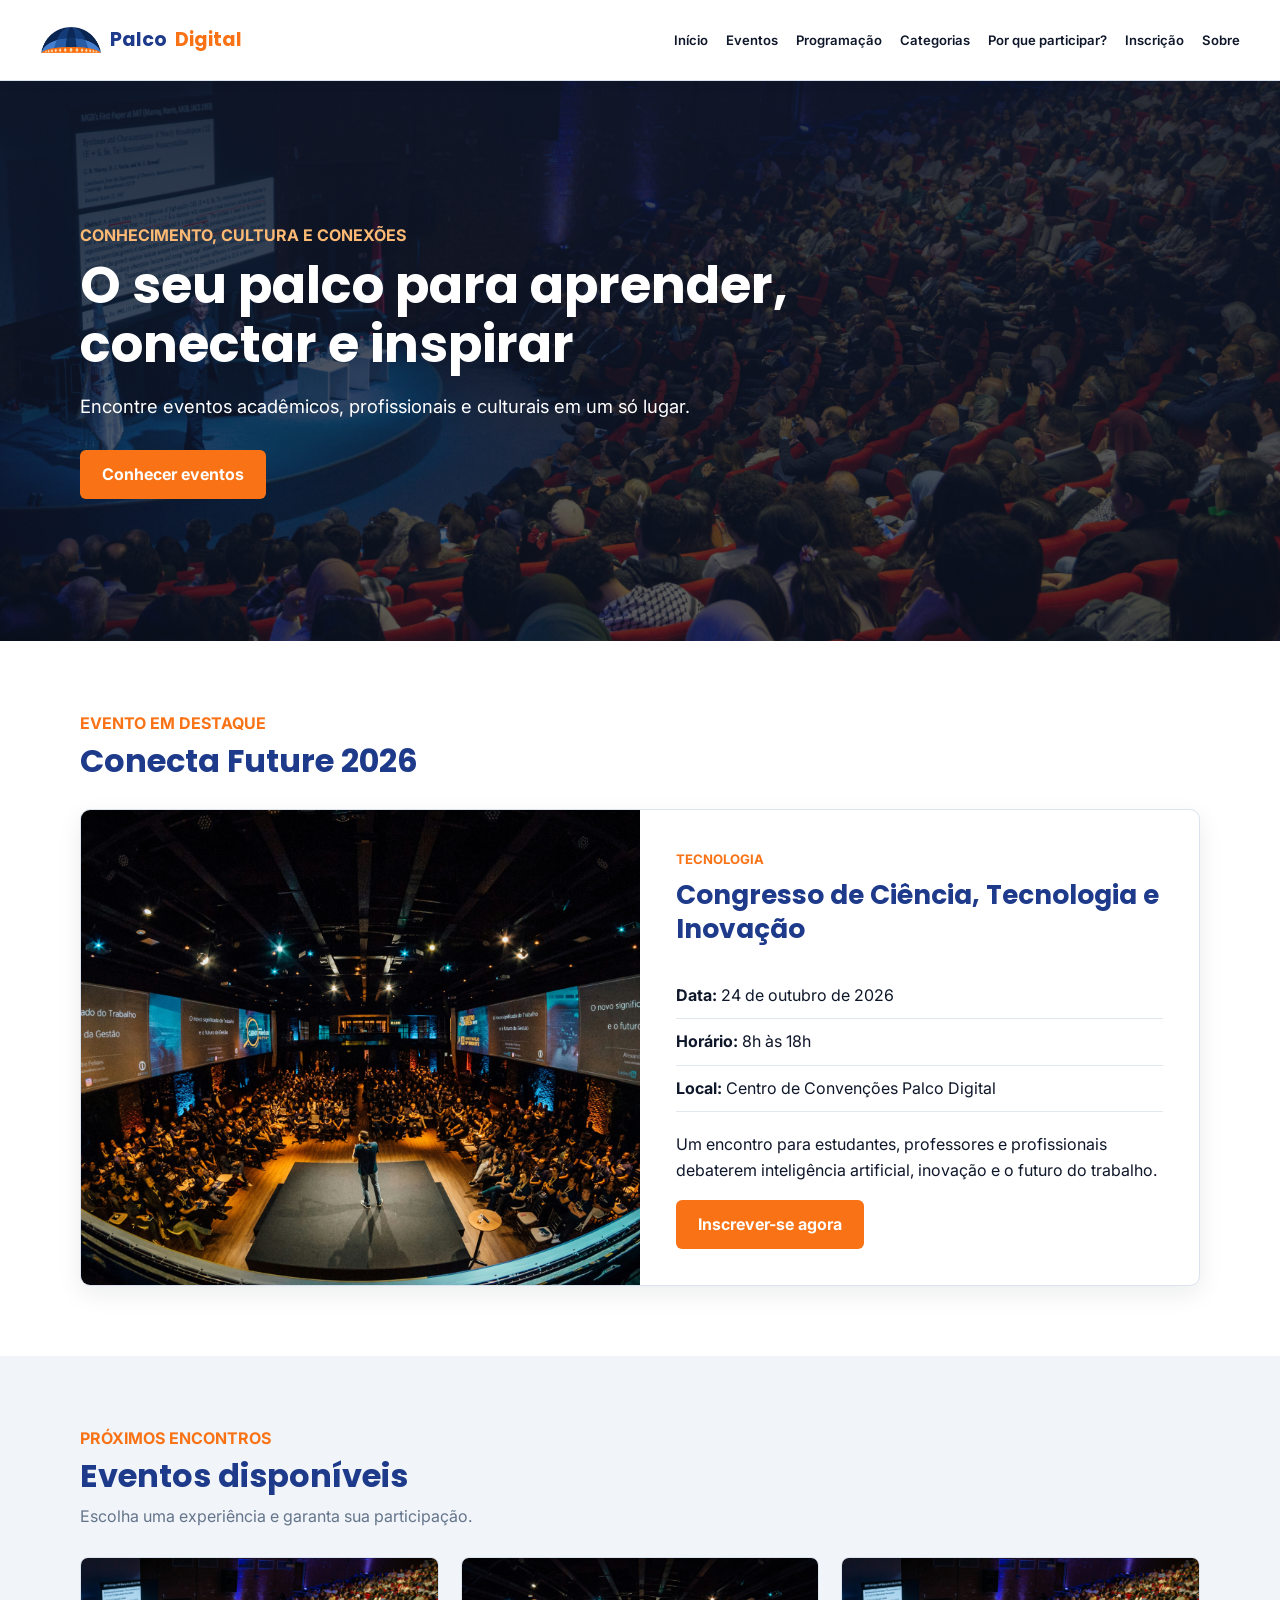
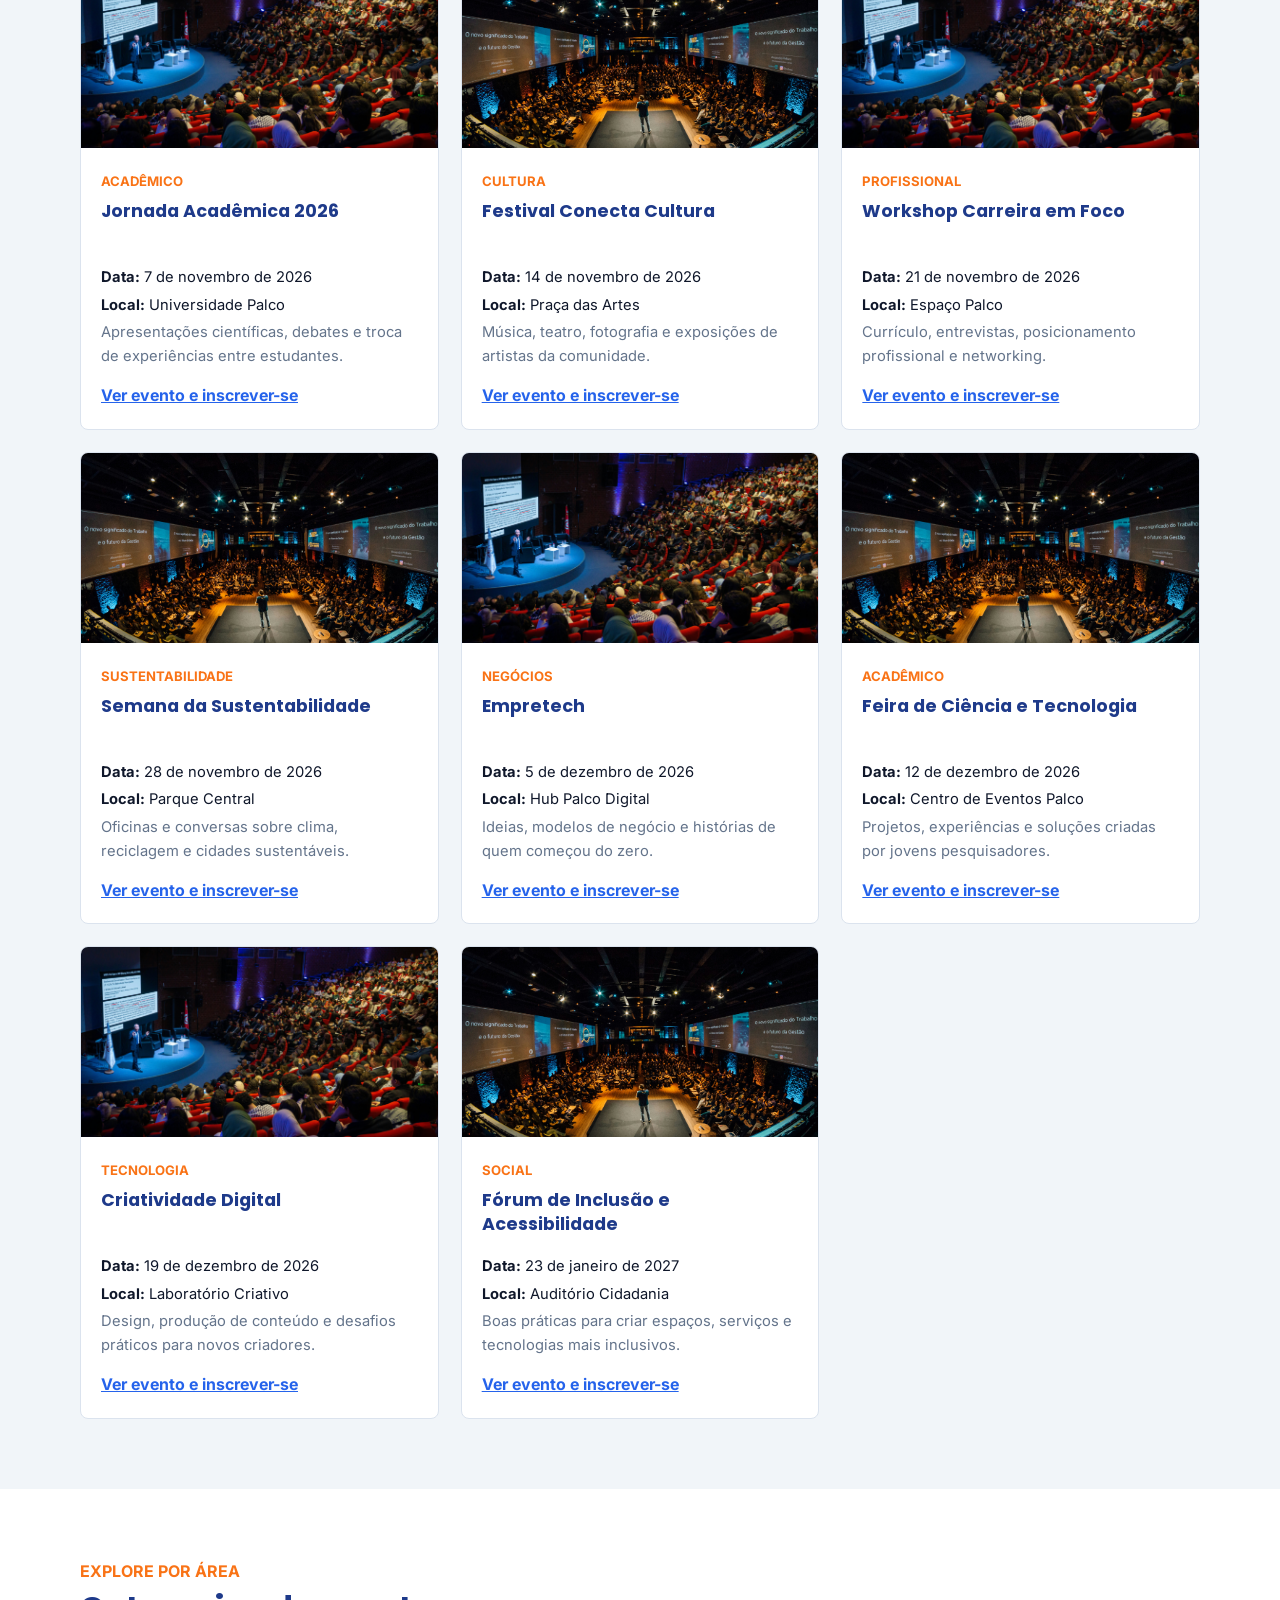
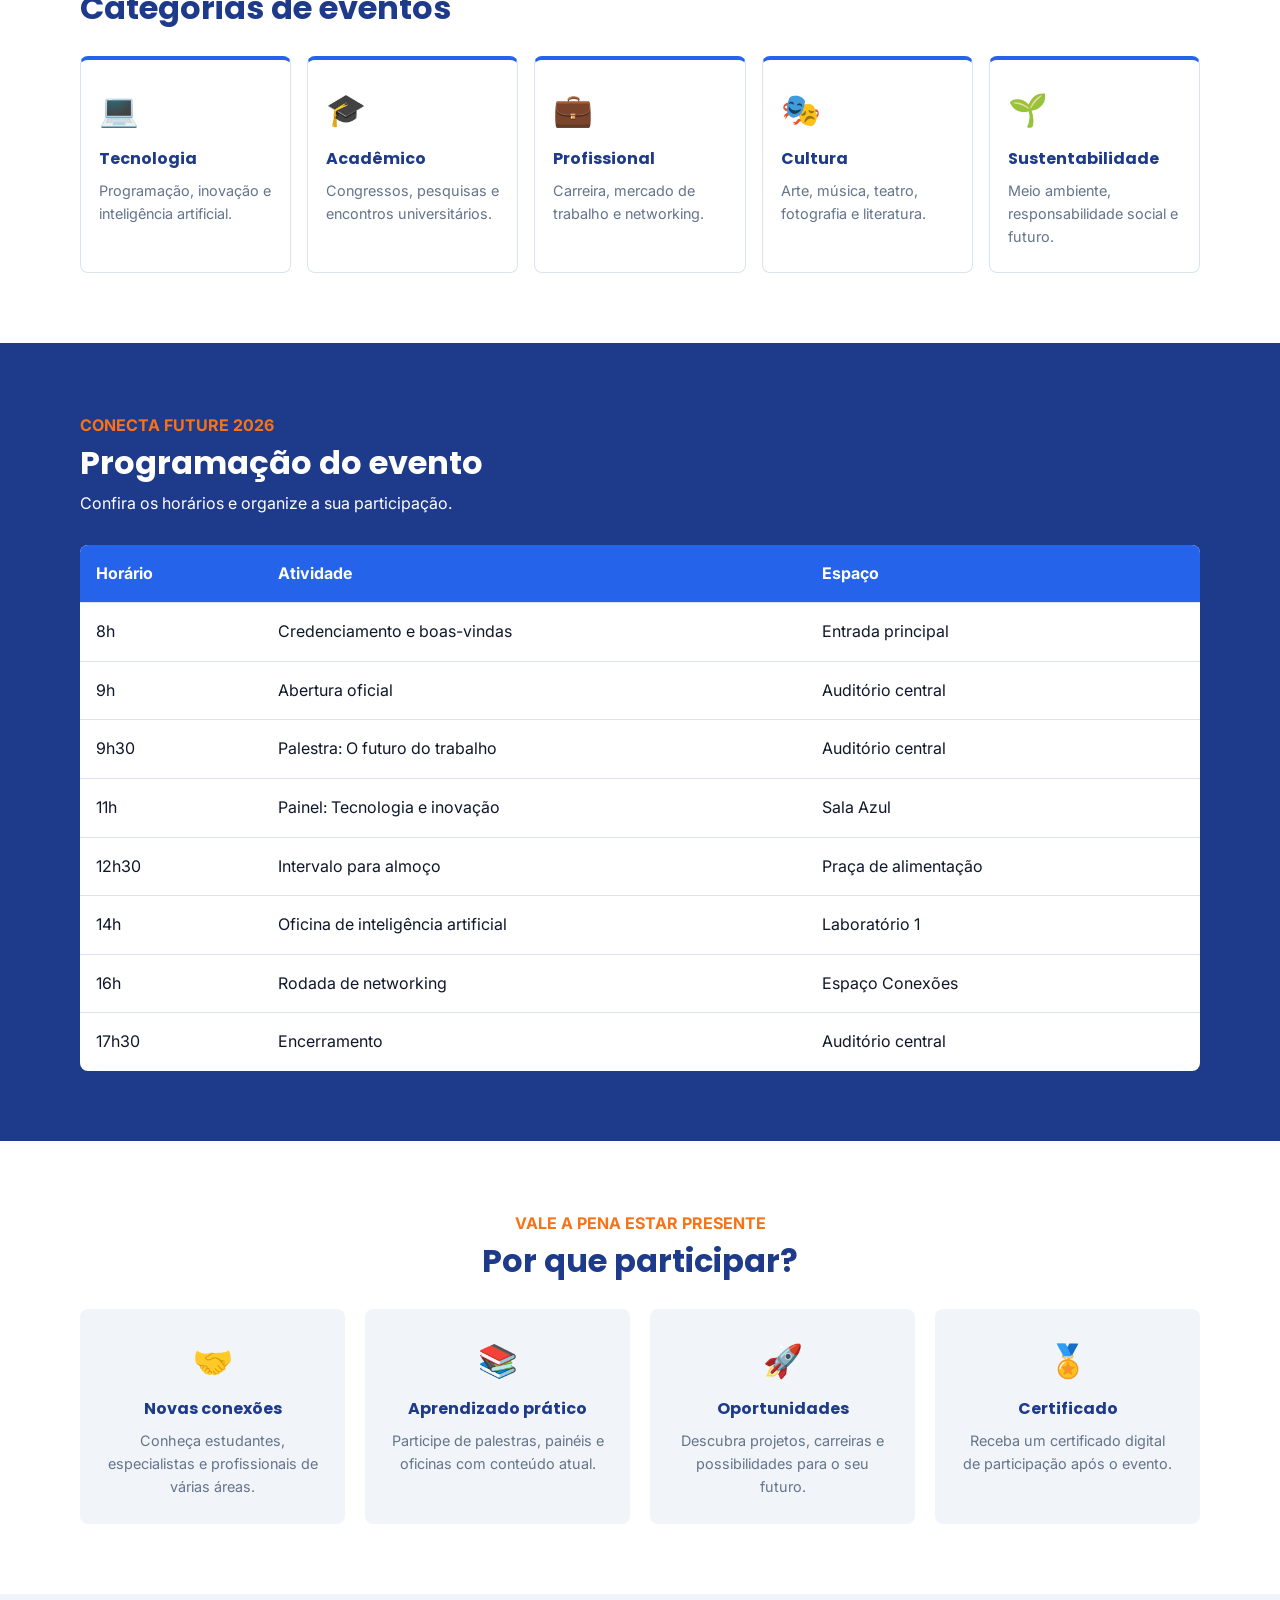
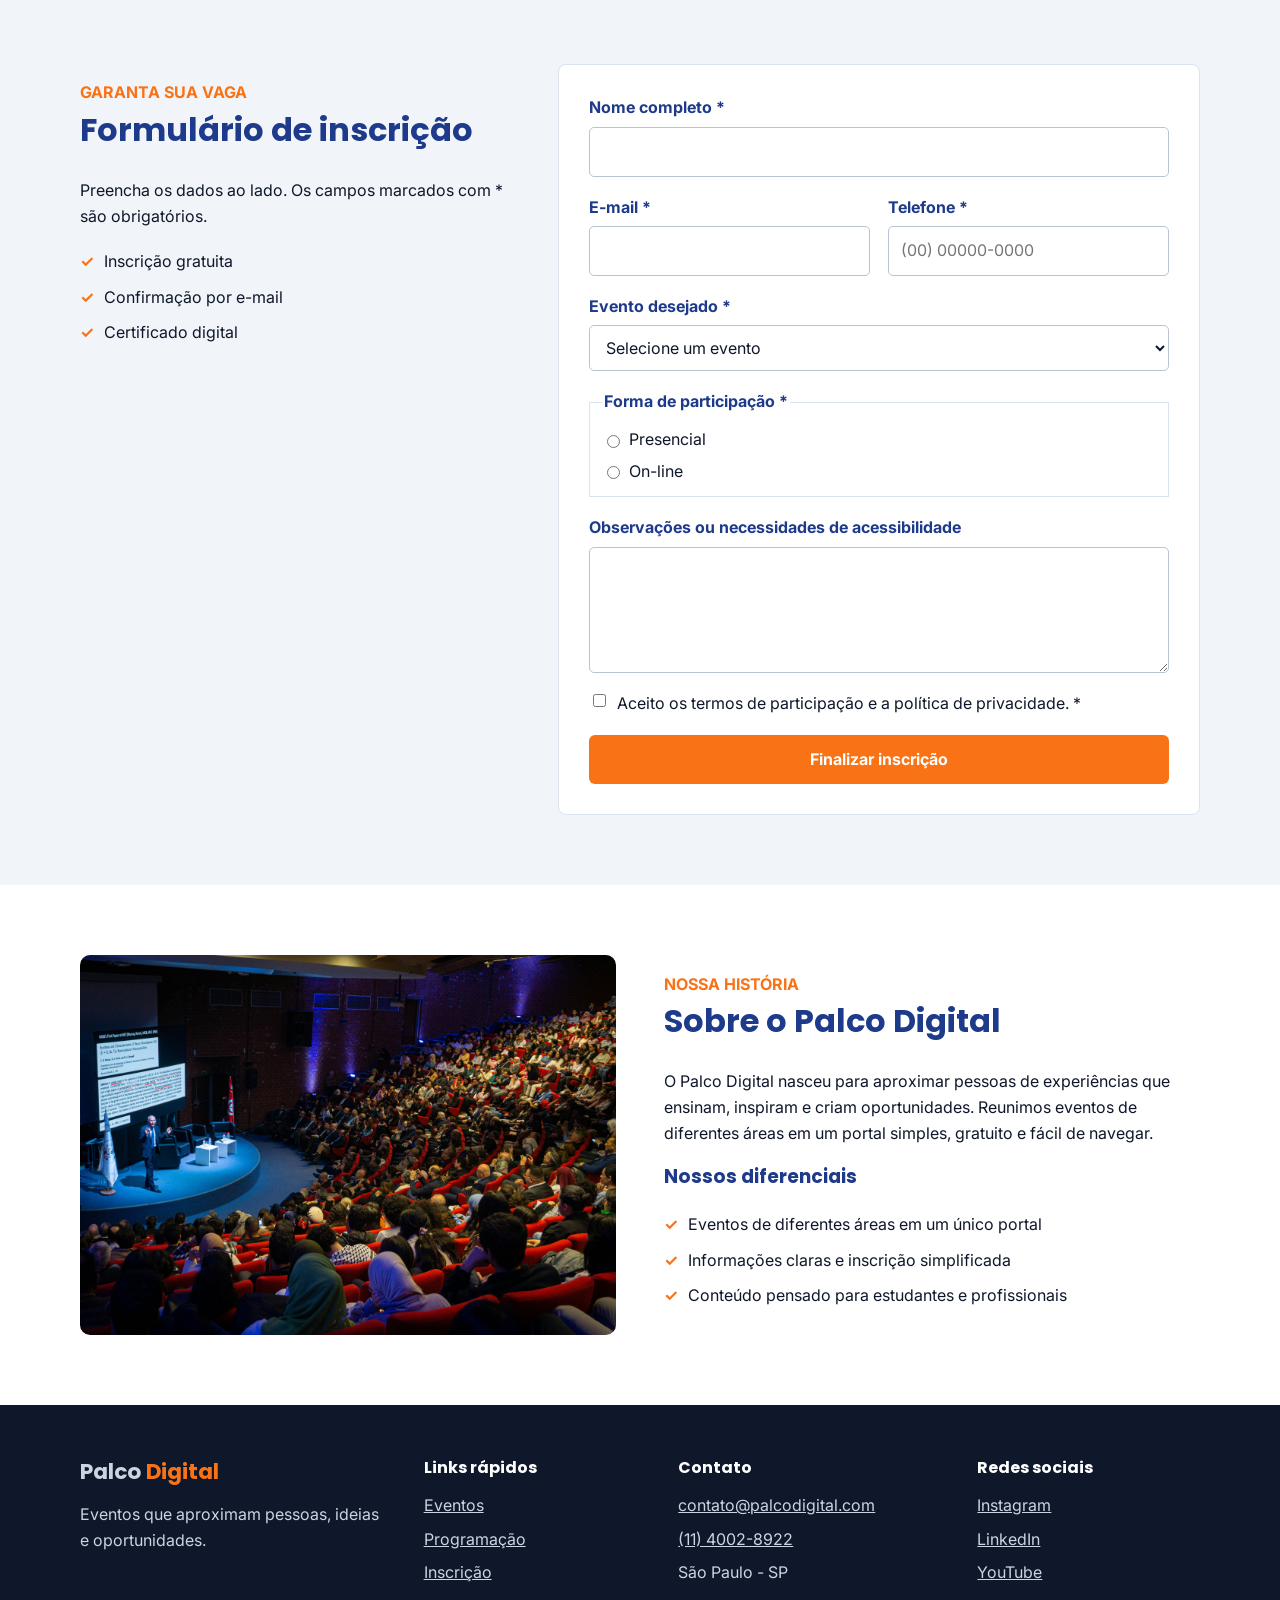
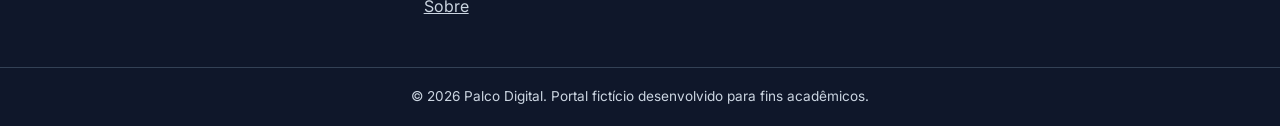
<file: index.html>
<!doctype html>
<html lang="pt-BR">
  <head>
    <meta charset="UTF-8" />
    <meta name="viewport" content="width=device-width, initial-scale=1.0" />
    <meta
      name="description"
      content="Palco Digital: portal fictício de eventos acadêmicos, profissionais e culturais."
    />
    <link rel="preconnect" href="https://fonts.googleapis.com" />
    <link rel="preconnect" href="https://fonts.gstatic.com" crossorigin />
    <link
      href="https://fonts.googleapis.com/css2?family=Inter:wght@400;500;600&family=Poppins:wght@600;700;800&display=swap"
      rel="stylesheet"
    />
    <link rel="stylesheet" href="style.css" />
    <title>Palco Digital | Portal de Eventos</title>
  </head>

  <body>
    <a class="pular-conteudo" href="#conteudo-principal">Pular para o conteúdo</a>

    <header class="cabecalho">
      <div class="cabecalho__conteudo">
        <a class="cabecalho__logo" href="#inicio" aria-label="Palco Digital - Início">
          <img
            class="cabecalho__logo-imagem"
            src="assets/images/logo-palco-digital.png"
            alt=""
          />
          Palco <span class="cabecalho__logo-destaque">Digital</span>
        </a>

        <nav class="cabecalho__navegacao" aria-label="Navegação principal">
          <ul class="cabecalho__menu">
            <li><a href="#inicio">Início</a></li>
            <li><a href="#eventos">Eventos</a></li>
            <li><a href="#programacao">Programação</a></li>
            <li><a href="#categorias">Categorias</a></li>
            <li><a href="#beneficios">Por que participar?</a></li>
            <li><a href="#inscricao">Inscrição</a></li>
            <li><a href="#sobre">Sobre</a></li>
          </ul>
        </nav>
      </div>
    </header>

    <main id="conteudo-principal">
      <!-- Banner principal -->
      <section class="hero-section" id="inicio">
        <div class="container hero-content">
          <p class="hero-tag">Conhecimento, cultura e conexões</p>
          <h1>O seu palco para aprender, conectar e inspirar</h1>
          <p>
            Encontre eventos acadêmicos, profissionais e culturais em um só lugar.
          </p>
          <a class="botao botao-laranja" href="#eventos">Conhecer eventos</a>
        </div>
      </section>

      <!-- Evento principal -->
      <section class="secao" id="destaque">
        <div class="container">
          <div class="titulo-secao">
            <p>Evento em destaque</p>
            <h2>Conecta Future 2026</h2>
          </div>

          <article class="evento-destaque">
            <img
              src="assets/images/event.jpeg"
              alt="Público acompanhando uma palestra em um grande auditório"
            />

            <div class="evento-destaque__conteudo">
              <span class="etiqueta">Tecnologia</span>
              <h3>Congresso de Ciência, Tecnologia e Inovação</h3>
              <ul class="lista-informacoes">
                <li><strong>Data:</strong> 24 de outubro de 2026</li>
                <li><strong>Horário:</strong> 8h às 18h</li>
                <li><strong>Local:</strong> Centro de Convenções Palco Digital</li>
              </ul>
              <p>
                Um encontro para estudantes, professores e profissionais debaterem
                inteligência artificial, inovação e o futuro do trabalho.
              </p>
              <a class="botao botao-laranja" href="#inscricao">Inscrever-se agora</a>
            </div>
          </article>
        </div>
      </section>

      <!-- Oito eventos adicionais -->
      <section class="secao secao-clara" id="eventos">
        <div class="container">
          <div class="titulo-secao">
            <p>Próximos encontros</p>
            <h2>Eventos disponíveis</h2>
            <span>Escolha uma experiência e garanta sua participação.</span>
          </div>

          <div class="eventos-grid">
            <article class="evento-card">
              <img src="assets/images/hero.jpeg" alt="Palestrante em evento de tecnologia" />
              <div class="evento-card__conteudo">
                <span class="etiqueta">Acadêmico</span>
                <h3>Jornada Acadêmica 2026</h3>
                <p class="evento-meta"><strong>Data:</strong> 7 de novembro de 2026</p>
                <p class="evento-meta"><strong>Local:</strong> Universidade Palco</p>
                <p>Apresentações científicas, debates e troca de experiências entre estudantes.</p>
                <a href="#inscricao">Ver evento e inscrever-se</a>
              </div>
            </article>

            <article class="evento-card">
              <img src="assets/images/event.jpeg" alt="Plateia reunida em evento cultural" />
              <div class="evento-card__conteudo">
                <span class="etiqueta">Cultura</span>
                <h3>Festival Conecta Cultura</h3>
                <p class="evento-meta"><strong>Data:</strong> 14 de novembro de 2026</p>
                <p class="evento-meta"><strong>Local:</strong> Praça das Artes</p>
                <p>Música, teatro, fotografia e exposições de artistas da comunidade.</p>
                <a href="#inscricao">Ver evento e inscrever-se</a>
              </div>
            </article>

            <article class="evento-card">
              <img src="assets/images/hero.jpeg" alt="Profissionais em palestra sobre carreira" />
              <div class="evento-card__conteudo">
                <span class="etiqueta">Profissional</span>
                <h3>Workshop Carreira em Foco</h3>
                <p class="evento-meta"><strong>Data:</strong> 21 de novembro de 2026</p>
                <p class="evento-meta"><strong>Local:</strong> Espaço Palco</p>
                <p>Currículo, entrevistas, posicionamento profissional e networking.</p>
                <a href="#inscricao">Ver evento e inscrever-se</a>
              </div>
            </article>

            <article class="evento-card">
              <img src="assets/images/event.jpeg" alt="Público em encontro sobre sustentabilidade" />
              <div class="evento-card__conteudo">
                <span class="etiqueta">Sustentabilidade</span>
                <h3>Semana da Sustentabilidade</h3>
                <p class="evento-meta"><strong>Data:</strong> 28 de novembro de 2026</p>
                <p class="evento-meta"><strong>Local:</strong> Parque Central</p>
                <p>Oficinas e conversas sobre clima, reciclagem e cidades sustentáveis.</p>
                <a href="#inscricao">Ver evento e inscrever-se</a>
              </div>
            </article>

            <article class="evento-card">
              <img src="assets/images/hero.jpeg" alt="Apresentação para novos empreendedores" />
              <div class="evento-card__conteudo">
                <span class="etiqueta">Negócios</span>
                <h3>Empretech</h3>
                <p class="evento-meta"><strong>Data:</strong> 5 de dezembro de 2026</p>
                <p class="evento-meta"><strong>Local:</strong> Hub Palco Digital</p>
                <p>Ideias, modelos de negócio e histórias de quem começou do zero.</p>
                <a href="#inscricao">Ver evento e inscrever-se</a>
              </div>
            </article>

            <article class="evento-card">
              <img src="assets/images/event.jpeg" alt="Visitantes em feira de ciência" />
              <div class="evento-card__conteudo">
                <span class="etiqueta">Acadêmico</span>
                <h3>Feira de Ciência e Tecnologia</h3>
                <p class="evento-meta"><strong>Data:</strong> 12 de dezembro de 2026</p>
                <p class="evento-meta"><strong>Local:</strong> Centro de Eventos Palco</p>
                <p>Projetos, experiências e soluções criadas por jovens pesquisadores.</p>
                <a href="#inscricao">Ver evento e inscrever-se</a>
              </div>
            </article>

            <article class="evento-card">
              <img src="assets/images/hero.jpeg" alt="Encontro sobre criatividade digital" />
              <div class="evento-card__conteudo">
                <span class="etiqueta">Tecnologia</span>
                <h3>Criatividade Digital</h3>
                <p class="evento-meta"><strong>Data:</strong> 19 de dezembro de 2026</p>
                <p class="evento-meta"><strong>Local:</strong> Laboratório Criativo</p>
                <p>Design, produção de conteúdo e desafios práticos para novos criadores.</p>
                <a href="#inscricao">Ver evento e inscrever-se</a>
              </div>
            </article>

            <article class="evento-card">
              <img src="assets/images/event.jpeg" alt="Palestra sobre inclusão e acessibilidade" />
              <div class="evento-card__conteudo">
                <span class="etiqueta">Social</span>
                <h3>Fórum de Inclusão e Acessibilidade</h3>
                <p class="evento-meta"><strong>Data:</strong> 23 de janeiro de 2027</p>
                <p class="evento-meta"><strong>Local:</strong> Auditório Cidadania</p>
                <p>Boas práticas para criar espaços, serviços e tecnologias mais inclusivos.</p>
                <a href="#inscricao">Ver evento e inscrever-se</a>
              </div>
            </article>
          </div>
        </div>
      </section>

      <!-- Categorias -->
      <section class="secao" id="categorias">
        <div class="container">
          <div class="titulo-secao">
            <p>Explore por área</p>
            <h2>Categorias de eventos</h2>
          </div>

          <div class="categorias-grid">
            <article class="categoria-card"><span aria-hidden="true">💻</span><h3>Tecnologia</h3><p>Programação, inovação e inteligência artificial.</p></article>
            <article class="categoria-card"><span aria-hidden="true">🎓</span><h3>Acadêmico</h3><p>Congressos, pesquisas e encontros universitários.</p></article>
            <article class="categoria-card"><span aria-hidden="true">💼</span><h3>Profissional</h3><p>Carreira, mercado de trabalho e networking.</p></article>
            <article class="categoria-card"><span aria-hidden="true">🎭</span><h3>Cultura</h3><p>Arte, música, teatro, fotografia e literatura.</p></article>
            <article class="categoria-card"><span aria-hidden="true">🌱</span><h3>Sustentabilidade</h3><p>Meio ambiente, responsabilidade social e futuro.</p></article>
          </div>
        </div>
      </section>

      <!-- Programação -->
      <section class="secao secao-azul" id="programacao">
        <div class="container">
          <div class="titulo-secao titulo-secao-claro">
            <p>Conecta Future 2026</p>
            <h2>Programação do evento</h2>
            <span>Confira os horários e organize a sua participação.</span>
          </div>

          <div class="tabela-programacao">
            <table>
              <thead><tr><th>Horário</th><th>Atividade</th><th>Espaço</th></tr></thead>
              <tbody>
                <tr><td>8h</td><td>Credenciamento e boas-vindas</td><td>Entrada principal</td></tr>
                <tr><td>9h</td><td>Abertura oficial</td><td>Auditório central</td></tr>
                <tr><td>9h30</td><td>Palestra: O futuro do trabalho</td><td>Auditório central</td></tr>
                <tr><td>11h</td><td>Painel: Tecnologia e inovação</td><td>Sala Azul</td></tr>
                <tr><td>12h30</td><td>Intervalo para almoço</td><td>Praça de alimentação</td></tr>
                <tr><td>14h</td><td>Oficina de inteligência artificial</td><td>Laboratório 1</td></tr>
                <tr><td>16h</td><td>Rodada de networking</td><td>Espaço Conexões</td></tr>
                <tr><td>17h30</td><td>Encerramento</td><td>Auditório central</td></tr>
              </tbody>
            </table>
          </div>
        </div>
      </section>

      <!-- Benefícios -->
      <section class="secao" id="beneficios">
        <div class="container">
          <div class="titulo-secao titulo-centralizado">
            <p>Vale a pena estar presente</p>
            <h2>Por que participar?</h2>
          </div>

          <div class="beneficios-grid">
            <article class="beneficio-card"><span aria-hidden="true">🤝</span><h3>Novas conexões</h3><p>Conheça estudantes, especialistas e profissionais de várias áreas.</p></article>
            <article class="beneficio-card"><span aria-hidden="true">📚</span><h3>Aprendizado prático</h3><p>Participe de palestras, painéis e oficinas com conteúdo atual.</p></article>
            <article class="beneficio-card"><span aria-hidden="true">🚀</span><h3>Oportunidades</h3><p>Descubra projetos, carreiras e possibilidades para o seu futuro.</p></article>
            <article class="beneficio-card"><span aria-hidden="true">🏅</span><h3>Certificado</h3><p>Receba um certificado digital de participação após o evento.</p></article>
          </div>
        </div>
      </section>

      <!-- Formulário -->
      <section class="secao secao-clara" id="inscricao">
        <div class="container formulario-container">
          <div class="formulario-texto">
            <div class="titulo-secao"><p>Garanta sua vaga</p><h2>Formulário de inscrição</h2></div>
            <p>Preencha os dados ao lado. Os campos marcados com * são obrigatórios.</p>
            <ul class="lista-check"><li>Inscrição gratuita</li><li>Confirmação por e-mail</li><li>Certificado digital</li></ul>
          </div>

          <form class="formulario" action="#" method="post">
            <div class="campo campo-largo"><label for="nome">Nome completo *</label><input type="text" id="nome" name="nome" autocomplete="name" required /></div>
            <div class="campo"><label for="email">E-mail *</label><input type="email" id="email" name="email" autocomplete="email" required /></div>
            <div class="campo"><label for="telefone">Telefone *</label><input type="tel" id="telefone" name="telefone" autocomplete="tel" placeholder="(00) 00000-0000" required /></div>
            <div class="campo campo-largo">
              <label for="evento">Evento desejado *</label>
              <select id="evento" name="evento" required>
                <option value="">Selecione um evento</option>
                <option>Conecta Future 2026</option><option>Jornada Acadêmica 2026</option><option>Festival Conecta Cultura</option>
                <option>Workshop Carreira em Foco</option><option>Semana da Sustentabilidade</option><option>Empretech</option>
                <option>Feira de Ciência e Tecnologia</option><option>Criatividade Digital</option><option>Fórum de Inclusão e Acessibilidade</option>
              </select>
            </div>
            <fieldset class="campo campo-largo grupo-opcoes">
              <legend>Forma de participação *</legend>
              <label><input type="radio" name="participacao" value="presencial" required /> Presencial</label>
              <label><input type="radio" name="participacao" value="online" /> On-line</label>
            </fieldset>
            <div class="campo campo-largo"><label for="mensagem">Observações ou necessidades de acessibilidade</label><textarea id="mensagem" name="mensagem" rows="4"></textarea></div>
            <label class="aceite campo-largo"><input type="checkbox" name="termos" required /> Aceito os termos de participação e a política de privacidade. *</label>
            <button class="botao botao-laranja campo-largo" type="submit">Finalizar inscrição</button>
          </form>
        </div>
      </section>

      <!-- Sobre -->
      <section class="secao" id="sobre">
        <div class="container sobre-grid">
          <img class="sobre-imagem" src="assets/images/hero.jpeg" alt="Auditório preparado para receber um evento do Palco Digital" />
          <div class="sobre-conteudo">
            <div class="titulo-secao"><p>Nossa história</p><h2>Sobre o Palco Digital</h2></div>
            <p>O Palco Digital nasceu para aproximar pessoas de experiências que ensinam, inspiram e criam oportunidades. Reunimos eventos de diferentes áreas em um portal simples, gratuito e fácil de navegar.</p>
            <h3>Nossos diferenciais</h3>
            <ul class="lista-check"><li>Eventos de diferentes áreas em um único portal</li><li>Informações claras e inscrição simplificada</li><li>Conteúdo pensado para estudantes e profissionais</li></ul>
          </div>
        </div>
      </section>
    </main>

    <footer class="rodape" id="contato">
      <div class="container rodape-grid">
        <div><a class="rodape-logo" href="#inicio">Palco <span>Digital</span></a><p>Eventos que aproximam pessoas, ideias e oportunidades.</p></div>
        <div><h2>Links rápidos</h2><ul><li><a href="#eventos">Eventos</a></li><li><a href="#programacao">Programação</a></li><li><a href="#inscricao">Inscrição</a></li><li><a href="#sobre">Sobre</a></li></ul></div>
        <div><h2>Contato</h2><ul><li><a href="mailto:contato@palcodigital.com">contato@palcodigital.com</a></li><li><a href="tel:+551140028922">(11) 4002-8922</a></li><li>São Paulo - SP</li></ul></div>
        <div><h2>Redes sociais</h2><ul><li><a href="#">Instagram</a></li><li><a href="#">LinkedIn</a></li><li><a href="#">YouTube</a></li></ul></div>
      </div>
      <p class="rodape-copyright">&copy; 2026 Palco Digital. Portal fictício desenvolvido para fins acadêmicos.</p>
    </footer>
  </body>
</html>
</file>
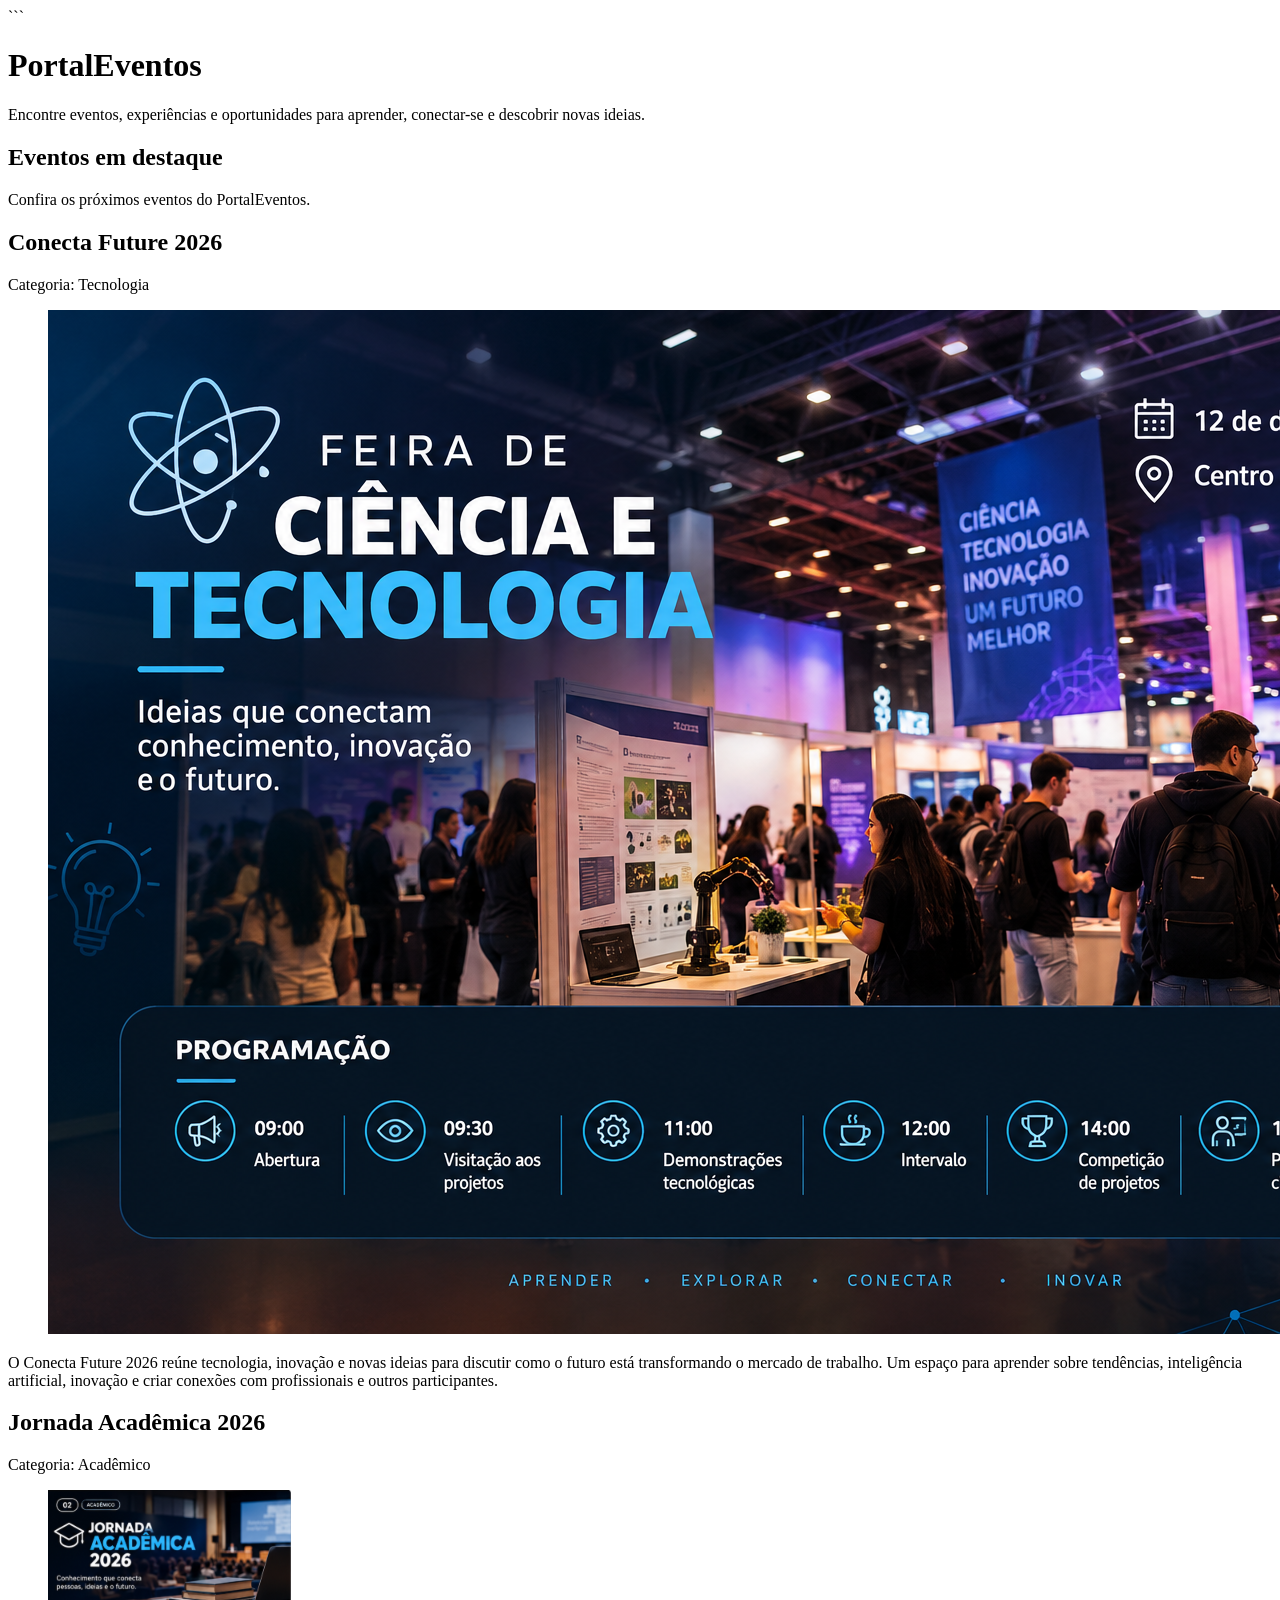
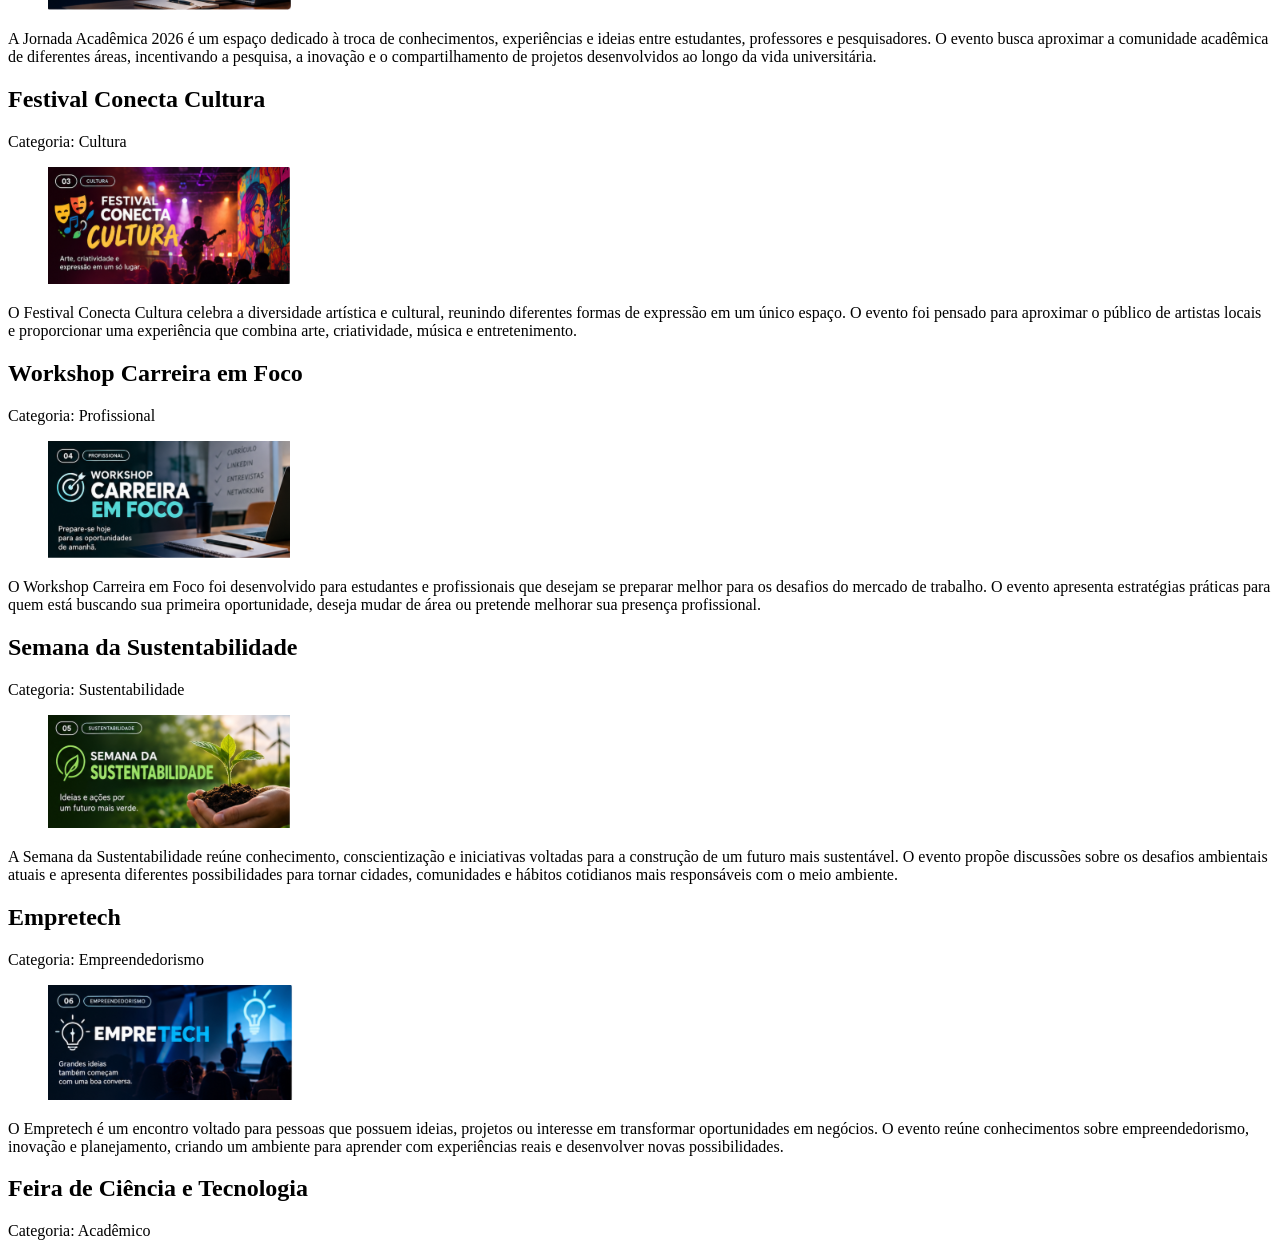
<file: palco/index.html>
<!DOCTYPE html>

<html lang="pt-br">

<head>
    <meta charset="UTF-8">
    <meta name="viewport" content="width=device-width, initial-scale=1.0">
    <title>PortalEventos</title>
</head>

<body>

```
<header>
    <h1>PortalEventos</h1>

    <p>
        Encontre eventos, experiências e oportunidades para aprender,
        conectar-se e descobrir novas ideias.
    </p>
</header>


<main>

    <section aria-labelledby="titulo-eventos">

        <header>
            <h2 id="titulo-eventos">Eventos em destaque</h2>
            <p>Confira os próximos eventos do PortalEventos.</p>
        </header>


        <!-- Evento 01 -->
        <article>

            <header>
                <h2>Conecta Future 2026</h2>
                <p>Categoria: Tecnologia</p>
            </header>

            <figure>
                <img src="eventotecnologia.png" alt="Participantes em um evento de tecnologia">
            </figure>

            <p>
                O Conecta Future 2026 reúne tecnologia, inovação e novas ideias
                para discutir como o futuro está transformando o mercado de
                trabalho. Um espaço para aprender sobre tendências, inteligência
                artificial, inovação e criar conexões com profissionais e outros
                participantes.
            </p>

        </article>


        <!-- Evento 02 -->
        <article>

            <header>
                <h2>Jornada Acadêmica 2026</h2>
                <p>Categoria: Acadêmico</p>
            </header>

            <figure>
                <img src="jornadaacademica.png" alt="Estudantes participando de uma apresentação acadêmica">
            </figure>

            <p>
                A Jornada Acadêmica 2026 é um espaço dedicado à troca de
                conhecimentos, experiências e ideias entre estudantes, professores
                e pesquisadores. O evento busca aproximar a comunidade acadêmica
                de diferentes áreas, incentivando a pesquisa, a inovação e o
                compartilhamento de projetos desenvolvidos ao longo da vida
                universitária.
            </p>

        </article>


        <!-- Evento 03 -->
        <article>

            <header>
                <h2>Festival Conecta Cultura</h2>
                <p>Categoria: Cultura</p>
            </header>

            <figure>
                <img src="conectacultura.png" alt="Apresentação artística em um festival cultural">
            </figure>

            <p>
                O Festival Conecta Cultura celebra a diversidade artística e
                cultural, reunindo diferentes formas de expressão em um único
                espaço. O evento foi pensado para aproximar o público de artistas
                locais e proporcionar uma experiência que combina arte,
                criatividade, música e entretenimento.
            </p>

        </article>


        <!-- Evento 04 -->
        <article>

            <header>
                <h2>Workshop Carreira em Foco</h2>
                <p>Categoria: Profissional</p>
            </header>

            <figure>
                <img src="carreiraemfoco.png" alt="Profissionais participando de um workshop sobre carreira">
            </figure>

            <p>
                O Workshop Carreira em Foco foi desenvolvido para estudantes e
                profissionais que desejam se preparar melhor para os desafios do
                mercado de trabalho. O evento apresenta estratégias práticas para
                quem está buscando sua primeira oportunidade, deseja mudar de área
                ou pretende melhorar sua presença profissional.
            </p>

        </article>


        <!-- Evento 05 -->
        <article>

            <header>
                <h2>Semana da Sustentabilidade</h2>
                <p>Categoria: Sustentabilidade</p>
            </header>

            <figure>
                <img src="sustentabilidade.png" alt="Planta representando sustentabilidade e preservação ambiental">
            </figure>

            <p>
                A Semana da Sustentabilidade reúne conhecimento, conscientização
                e iniciativas voltadas para a construção de um futuro mais
                sustentável. O evento propõe discussões sobre os desafios
                ambientais atuais e apresenta diferentes possibilidades para
                tornar cidades, comunidades e hábitos cotidianos mais responsáveis
                com o meio ambiente.
            </p>

        </article>


        <!-- Evento 06 -->
        <article>

            <header>
                <h2>Empretech</h2>
                <p>Categoria: Empreendedorismo</p>
            </header>

            <figure>
                <img src="empreendedorismo.png" alt="Palestrante apresentando ideias sobre empreendedorismo">
            </figure>

            <p>
                O Empretech é um encontro voltado para pessoas que possuem ideias,
                projetos ou interesse em transformar oportunidades em negócios.
                O evento reúne conhecimentos sobre empreendedorismo, inovação e
                planejamento, criando um ambiente para aprender com experiências
                reais e desenvolver novas possibilidades.
            </p>

        </article>


        <!-- Evento 07 -->
        <article>

            <header>
                <h2>Feira de Ciência e Tecnologia</h2>
                <p>Categoria: Acadêmico</p>
            </header>

            <figure>
                <img src="eventotecnologia.png" alt="Projetos e equipamentos tecnológicos apresentados em
```
</file>
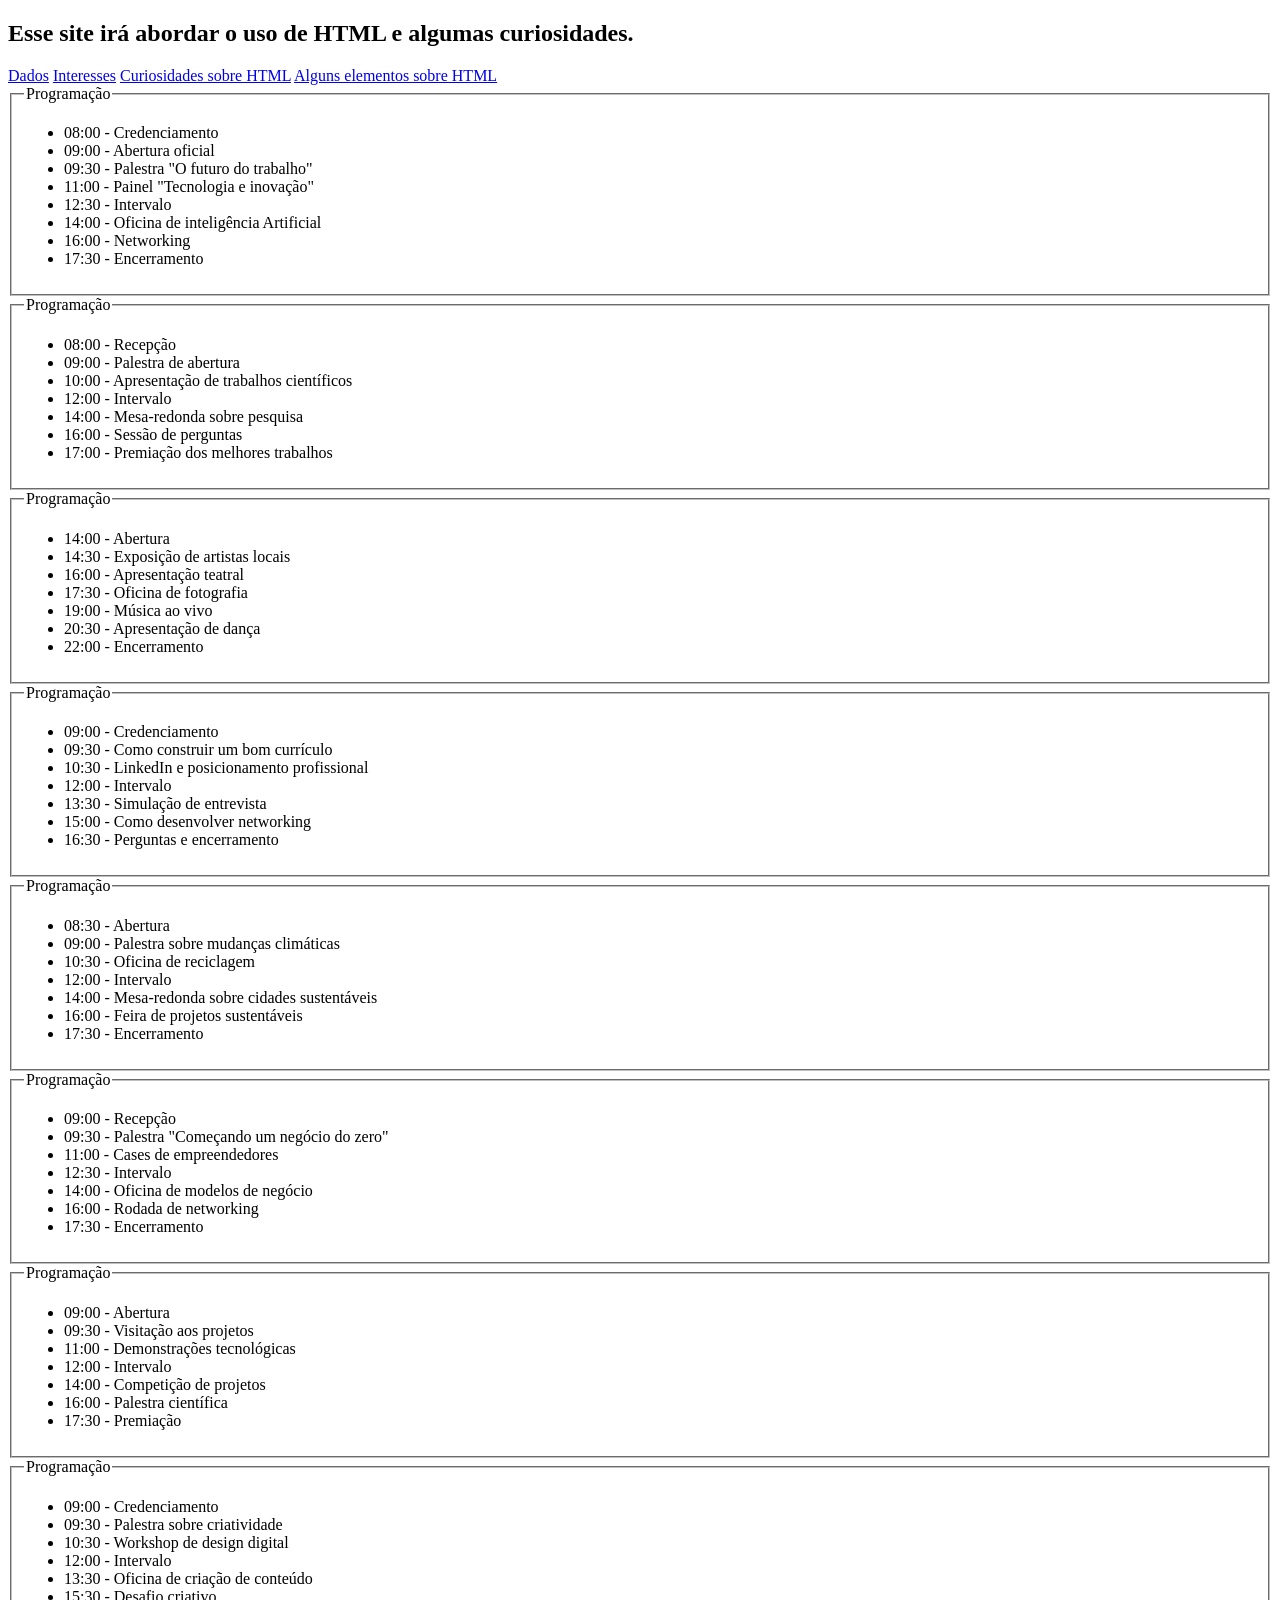
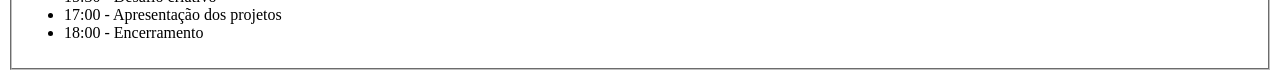
<file: sillas/index.html>
<!DOCTYPE html>
<html lang="pt-br">
  <head>
    <meta charset="UTF-8">
    <meta name="viewport" content="width=device-width, initial-scale=1.0">
    <title>Palco Digital</title>
  </head>
  <body>
    <header>
      <h2>Esse site irá abordar o uso de HTML e algumas curiosidades.</h2>
    </header>

    <nav class="navbar">
      <a href="#">Dados</a>
      <a href="#">Interesses</a>
      <a href="#">Curiosidades sobre HTML</a>
      <a href="#">Alguns elementos sobre HTML</a>
    </nav>

    <section>
      <article class="event#1">
        <fieldset>
          <legend>Programação</legend>
          <ul>
            <li>08:00 - Credenciamento</li>
            <li>09:00 - Abertura oficial</li>
            <li>09:30 - Palestra "O futuro do trabalho"</li>
            <li>11:00 - Painel "Tecnologia e inovação"</li>
            <li>12:30 - Intervalo</li>
            <li>14:00 - Oficina de inteligência Artificial</li>
            <li>16:00 - Networking</li>
            <li>17:30 - Encerramento</li>
          </ul>
        </fieldset>
      </article>

      <article class="event#2">
        <fieldset>
          <legend>Programação</legend>
          <ul>
            <li>08:00 - Recepção</li>
            <li>09:00 - Palestra de abertura</li>
            <li>10:00 - Apresentação de trabalhos científicos</li>
            <li>12:00 - Intervalo</li>
            <li>14:00 - Mesa-redonda sobre pesquisa</li>
            <li>16:00 - Sessão de perguntas</li>
            <li>17:00 - Premiação dos melhores trabalhos</li>
          </ul>
        </fieldset>
      </article>

      <article class="event#3">
        <fieldset>
          <legend>Programação</legend>
          <ul>
            <li>14:00 - Abertura</li>
            <li>14:30 - Exposição de artistas locais</li>
            <li>16:00 - Apresentação teatral</li>
            <li>17:30 - Oficina de fotografia</li>
            <li>19:00 - Música ao vivo</li>
            <li>20:30 - Apresentação de dança</li>
            <li>22:00 - Encerramento</li>
          </ul>
        </fieldset>
      </article>

      <article class="event#4">
        <fieldset>
          <legend>Programação</legend>
          <ul>
            <li>09:00 - Credenciamento</li>
            <li>09:30 - Como construir um bom currículo</li>
            <li>10:30 - LinkedIn e posicionamento profissional</li>
            <li>12:00 - Intervalo</li>
            <li>13:30 - Simulação de entrevista</li>
            <li>15:00 - Como desenvolver networking</li>
            <li>16:30 - Perguntas e encerramento</li>
          </ul>
        </fieldset>
      </article>

      <article class="event#5">
        <fieldset>
          <legend>Programação</legend>
          <ul>
            <li>08:30 - Abertura</li>
            <li>09:00 - Palestra sobre mudanças climáticas</li>
            <li>10:30 - Oficina de reciclagem</li>
            <li>12:00 - Intervalo</li>
            <li>14:00 - Mesa-redonda sobre cidades sustentáveis</li>
            <li>16:00 - Feira de projetos sustentáveis</li>
            <li>17:30 - Encerramento</li>
          </ul>
        </fieldset>
      </article>

      <article class="event#6">
        <fieldset>
          <legend>Programação</legend>
          <ul>
            <li>09:00 - Recepção</li>
            <li>09:30 - Palestra "Começando um negócio do zero"</li>
            <li>11:00 - Cases de empreendedores</li>
            <li>12:30 - Intervalo</li>
            <li>14:00 - Oficina de modelos de negócio</li>
            <li>16:00 - Rodada de networking</li>
            <li>17:30 - Encerramento</li>
          </ul>
        </fieldset>
      </article>

      <article class="event#7">
        <fieldset>
          <legend>Programação</legend>
          <ul>
            <li>09:00 - Abertura</li>
            <li>09:30 - Visitação aos projetos</li>
            <li>11:00 - Demonstrações tecnológicas</li>
            <li>12:00 - Intervalo</li>
            <li>14:00 - Competição de projetos</li>
            <li>16:00 - Palestra científica</li>
            <li>17:30 - Premiação</li>
          </ul>
        </fieldset>
      </article>

      <article class="event#8">
        <fieldset>
          <legend>Programação</legend>
          <ul>
            <li>09:00 - Credenciamento</li>
            <li>09:30 - Palestra sobre criatividade</li>
            <li>10:30 - Workshop de design digital</li>
            <li>12:00 - Intervalo</li>
            <li>13:30 - Oficina de criação de conteúdo</li>
            <li>15:30 - Desafio criativo</li>
            <li>17:00 - Apresentação dos projetos</li>
            <li>18:00 - Encerramento</li>
          </ul>
        </fieldset>
      </article>
    </section>
  </body>
</html>
</file>
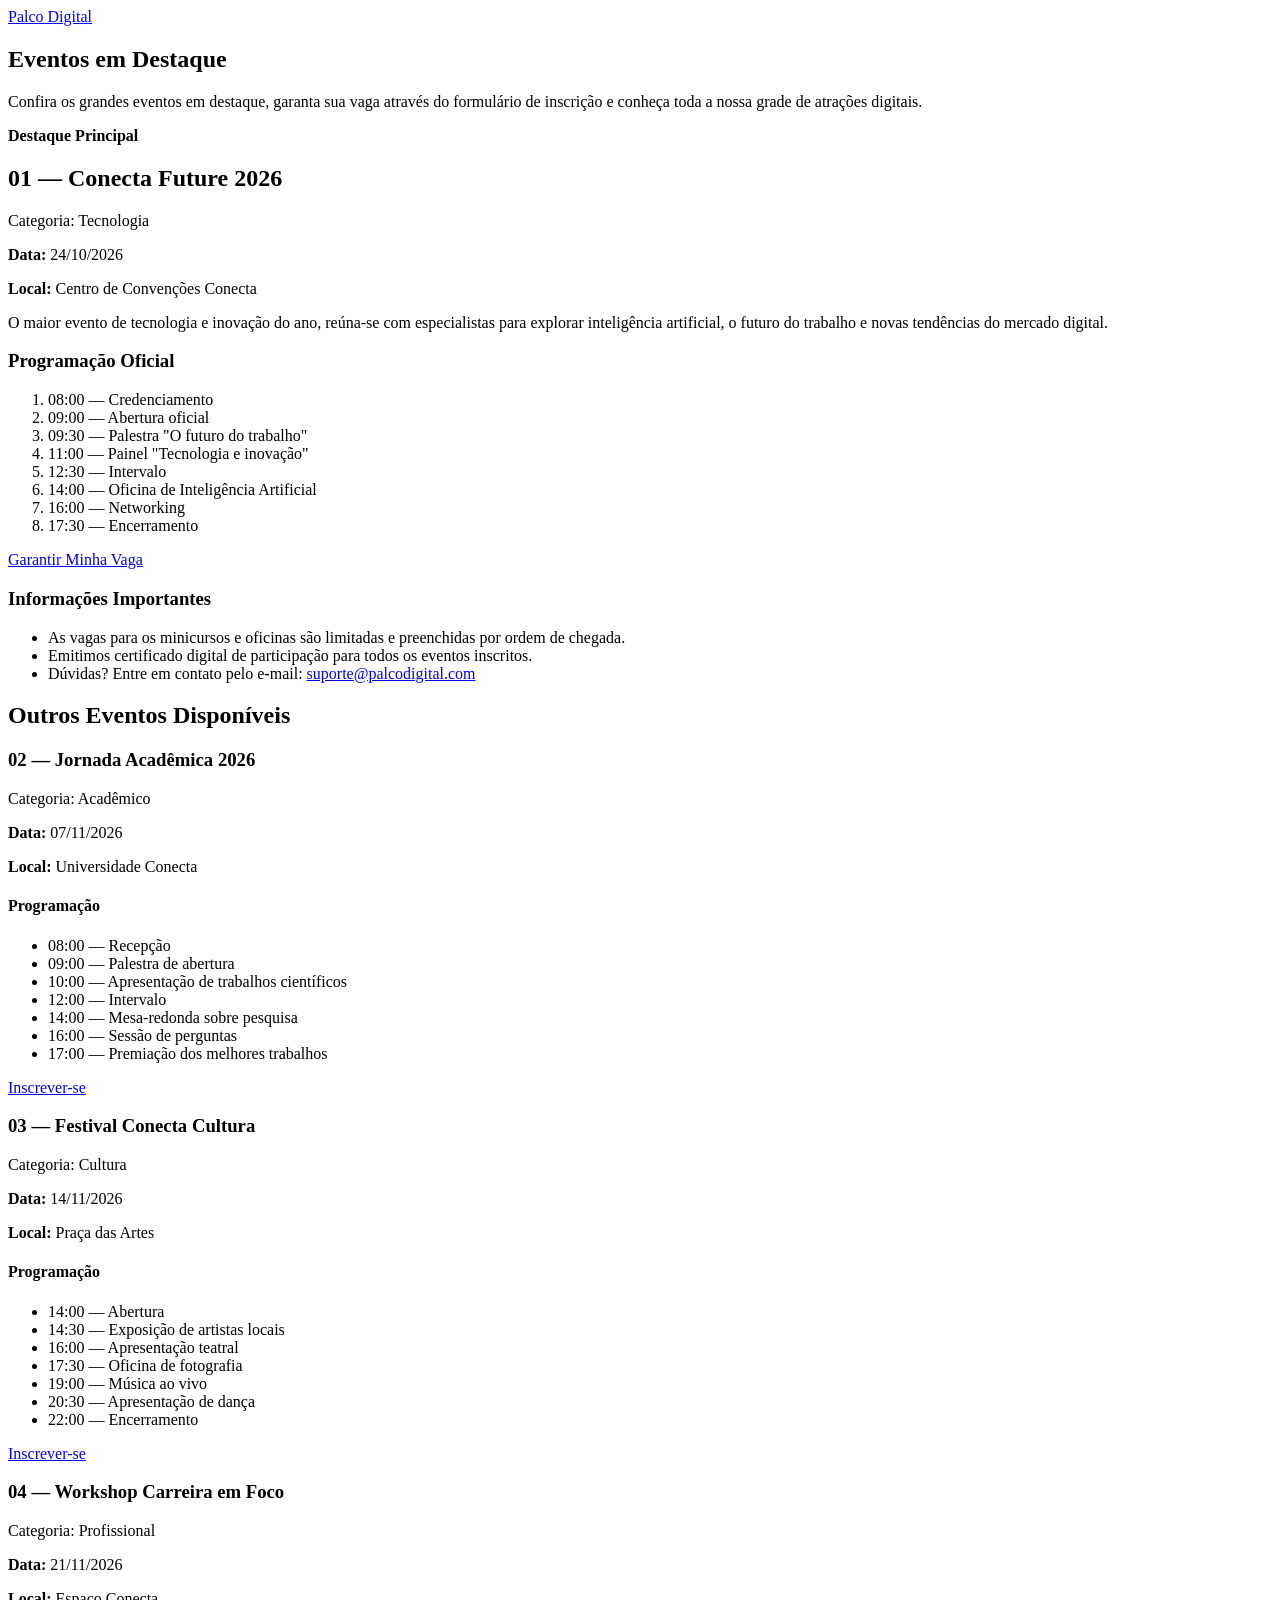
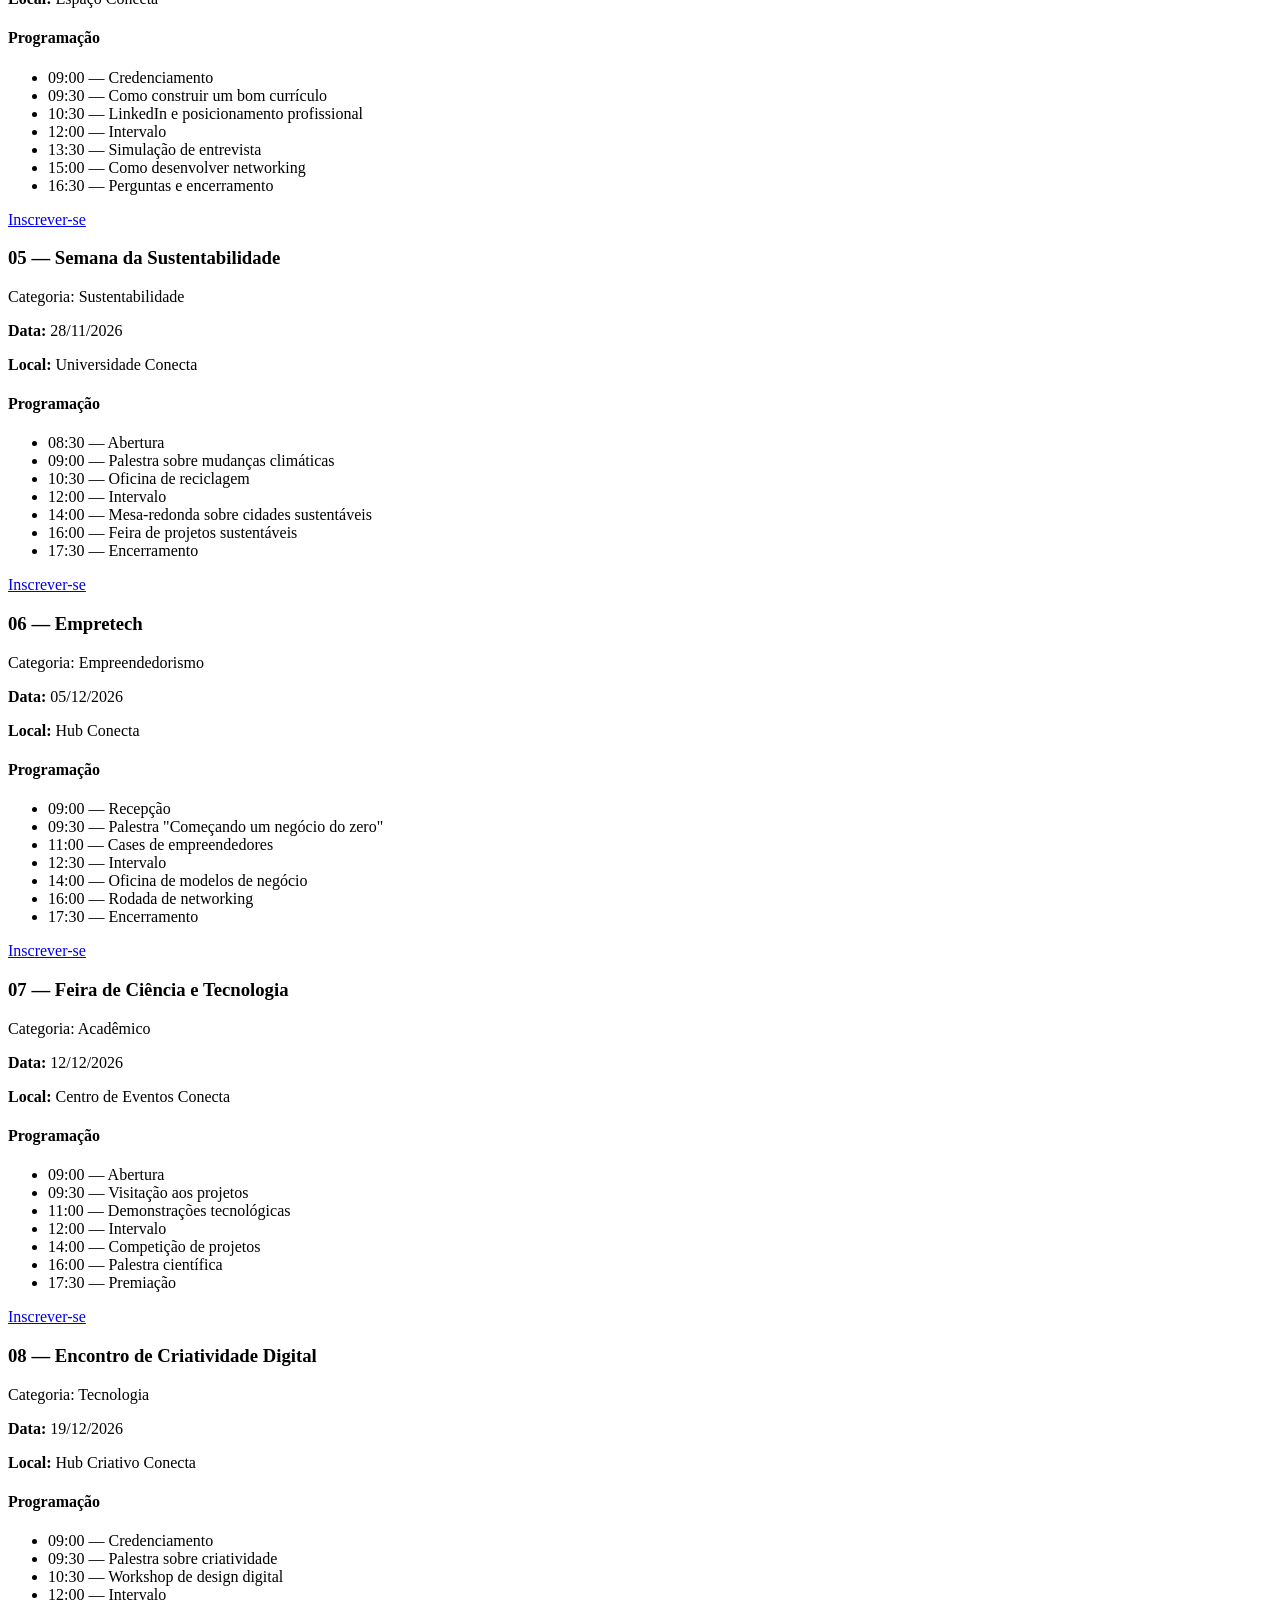
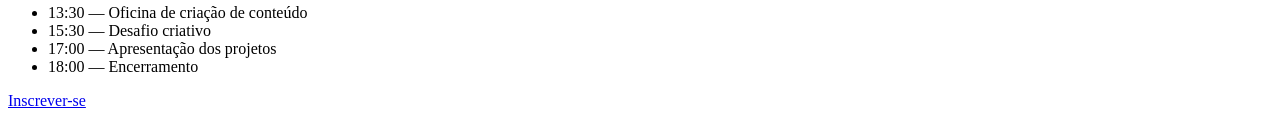
<file: mathias.html>
<!DOCTYPE html>
<html lang="pt-BR">

<head>
    <meta charset="UTF-8">
    <meta name="viewport" content="width=device-width, initial-scale=1.0">
    <title>Eventos em Destaque - Palco Digital</title>
</head>

<body>

    <header>
        <a href="mathias.html">Palco Digital</a>
    </header>

    <main>
        <section id="inicio">
            <h1>Eventos em Destaque</h1>
            <p>Confira os grandes eventos em destaque, garanta sua vaga através do formulário de inscrição e conheça
                toda a nossa grade de atrações digitais.</p>
        </section>

        <section id="destaques">
            <article>
                <header>
                    <p><strong>Destaque Principal</strong></p>
                    <h2>01 — Conecta Future 2026</h2>
                    <p><span>Categoria:</span> Tecnologia</p>
                </header>

                <p><strong>Data:</strong> <time datetime="2026-10-24">24/10/2026</time></p>
                <p><strong>Local:</strong> Centro de Convenções Conecta</p>

                <p>O maior evento de tecnologia e inovação do ano, reúna-se com especialistas para explorar inteligência
                    artificial, o futuro do trabalho e novas tendências do mercado digital.</p>

                <h3>Programação Oficial</h3>
                <ol>
                    <li><time>08:00</time> — Credenciamento</li>
                    <li><time>09:00</time> — Abertura oficial</li>
                    <li><time>09:30</time> — Palestra "O futuro do trabalho"</li>
                    <li><time>11:00</time> — Painel "Tecnologia e inovação"</li>
                    <li><time>12:30</time> — Intervalo</li>
                    <li><time>14:00</time> — Oficina de Inteligência Artificial</li>
                    <li><time>16:00</time> — Networking</li>
                    <li><time>17:30</time> — Encerramento</li>
                </ol>

                <p><a href="mathias2.html">Garantir Minha Vaga</a></p>
            </article>

            <aside>
                <h3>Informações Importantes</h3>
                <ul>
                    <li>As vagas para os minicursos e oficinas são limitadas e preenchidas por ordem de chegada.</li>
                    <li>Emitimos certificado digital de participação para todos os eventos inscritos.</li>
                    <li>Dúvidas? Entre em contato pelo e-mail: <a
                            href="mailto:suporte@palcodigital.com">suporte@palcodigital.com</a></li>
                </ul>
            </aside>
        </section>

        <section id="programacao">
            <h2>Outros Eventos Disponíveis</h2>

            <article>
                <header>
                    <h3>02 — Jornada Acadêmica 2026</h3>
                    <p><span>Categoria:</span> Acadêmico</p>
                </header>
                <p><strong>Data:</strong> <time datetime="2026-11-07">07/11/2026</time></p>
                <p><strong>Local:</strong> Universidade Conecta</p>
                <h4>Programação</h4>
                <ul>
                    <li><time>08:00</time> — Recepção</li>
                    <li><time>09:00</time> — Palestra de abertura</li>
                    <li><time>10:00</time> — Apresentação de trabalhos científicos</li>
                    <li><time>12:00</time> — Intervalo</li>
                    <li><time>14:00</time> — Mesa-redonda sobre pesquisa</li>
                    <li><time>16:00</time> — Sessão de perguntas</li>
                    <li><time>17:00</time> — Premiação dos melhores trabalhos</li>
                </ul>
                <p><a href="mathias2.html">Inscrever-se</a></p>
            </article>

            <article>
                <header>
                    <h3>03 — Festival Conecta Cultura</h3>
                    <p><span>Categoria:</span> Cultura</p>
                </header>
                <p><strong>Data:</strong> <time datetime="2026-11-14">14/11/2026</time></p>
                <p><strong>Local:</strong> Praça das Artes</p>
                <h4>Programação</h4>
                <ul>
                    <li><time>14:00</time> — Abertura</li>
                    <li><time>14:30</time> — Exposição de artistas locais</li>
                    <li><time>16:00</time> — Apresentação teatral</li>
                    <li><time>17:30</time> — Oficina de fotografia</li>
                    <li><time>19:00</time> — Música ao vivo</li>
                    <li><time>20:30</time> — Apresentação de dança</li>
                    <li><time>22:00</time> — Encerramento</li>
                </ul>
                <p><a href="mathias2.html">Inscrever-se</a></p>
            </article>

            <article>
                <header>
                    <h3>04 — Workshop Carreira em Foco</h3>
                    <p><span>Categoria:</span> Profissional</p>
                </header>
                <p><strong>Data:</strong> <time datetime="2026-11-21">21/11/2026</time></p>
                <p><strong>Local:</strong> Espaço Conecta</p>
                <h4>Programação</h4>
                <ul>
                    <li><time>09:00</time> — Credenciamento</li>
                    <li><time>09:30</time> — Como construir um bom currículo</li>
                    <li><time>10:30</time> — LinkedIn e posicionamento profissional</li>
                    <li><time>12:00</time> — Intervalo</li>
                    <li><time>13:30</time> — Simulação de entrevista</li>
                    <li><time>15:00</time> — Como desenvolver networking</li>
                    <li><time>16:30</time> — Perguntas e encerramento</li>
                </ul>
                <p><a href="inscricao.html">Inscrever-se</a></p>
            </article>

            <article>
                <header>
                    <h3>05 — Semana da Sustentabilidade</h3>
                    <p><span>Categoria:</span> Sustentabilidade</p>
                </header>
                <p><strong>Data:</strong> <time datetime="2026-11-28">28/11/2026</time></p>
                <p><strong>Local:</strong> Universidade Conecta</p>
                <h4>Programação</h4>
                <ul>
                    <li><time>08:30</time> — Abertura</li>
                    <li><time>09:00</time> — Palestra sobre mudanças climáticas</li>
                    <li><time>10:30</time> — Oficina de reciclagem</li>
                    <li><time>12:00</time> — Intervalo</li>
                    <li><time>14:00</time> — Mesa-redonda sobre cidades sustentáveis</li>
                    <li><time>16:00</time> — Feira de projetos sustentáveis</li>
                    <li><time>17:30</time> — Encerramento</li>
                </ul>
                <p><a href="mathias2.html">Inscrever-se</a></p>
            </article>

            <article>
                <header>
                    <h3>06 — Empretech</h3>
                    <p><span>Categoria:</span> Empreendedorismo</p>
                </header>
                <p><strong>Data:</strong> <time datetime="2026-12-05">05/12/2026</time></p>
                <p><strong>Local:</strong> Hub Conecta</p>
                <h4>Programação</h4>
                <ul>
                    <li><time>09:00</time> — Recepção</li>
                    <li><time>09:30</time> — Palestra "Começando um negócio do zero"</li>
                    <li><time>11:00</time> — Cases de empreendedores</li>
                    <li><time>12:30</time> — Intervalo</li>
                    <li><time>14:00</time> — Oficina de modelos de negócio</li>
                    <li><time>16:00</time> — Rodada de networking</li>
                    <li><time>17:30</time> — Encerramento</li>
                </ul>
                <p><a href="mathias2.html">Inscrever-se</a></p>
            </article>

            <article>
                <header>
                    <h3>07 — Feira de Ciência e Tecnologia</h3>
                    <p><span>Categoria:</span> Acadêmico</p>
                </header>
                <p><strong>Data:</strong> <time datetime="2026-12-12">12/12/2026</time></p>
                <p><strong>Local:</strong> Centro de Eventos Conecta</p>
                <h4>Programação</h4>
                <ul>
                    <li><time>09:00</time> — Abertura</li>
                    <li><time>09:30</time> — Visitação aos projetos</li>
                    <li><time>11:00</time> — Demonstrações tecnológicas</li>
                    <li><time>12:00</time> — Intervalo</li>
                    <li><time>14:00</time> — Competição de projetos</li>
                    <li><time>16:00</time> — Palestra científica</li>
                    <li><time>17:30</time> — Premiação</li>
                </ul>
                <p><a href="mathias2.html">Inscrever-se</a></p>
            </article>

            <article>
                <header>
                    <h3>08 — Encontro de Criatividade Digital</h3>
                    <p><span>Categoria:</span> Tecnologia</p>
                </header>
                <p><strong>Data:</strong> <time datetime="2026-12-19">19/12/2026</time></p>
                <p><strong>Local:</strong> Hub Criativo Conecta</p>
                <h4>Programação</h4>
                <ul>
                    <li><time>09:00</time> — Credenciamento</li>
                    <li><time>09:30</time> — Palestra sobre criatividade</li>
                    <li><time>10:30</time> — Workshop de design digital</li>
                    <li><time>12:00</time> — Intervalo</li>
                    <li><time>13:30</time> — Oficina de criação de conteúdo</li>
                    <li><time>15:30</time> — Desafio criativo</li>
                    <li><time>17:00</time> — Apresentação dos projetos</li>
                    <li><time>18:00</time> — Encerramento</li>
                </ul>
                <p><a href="mathias2.html">Inscrever-se</a></p>
            </article>
        </section>
    </main>

</body>

</html>
</file>
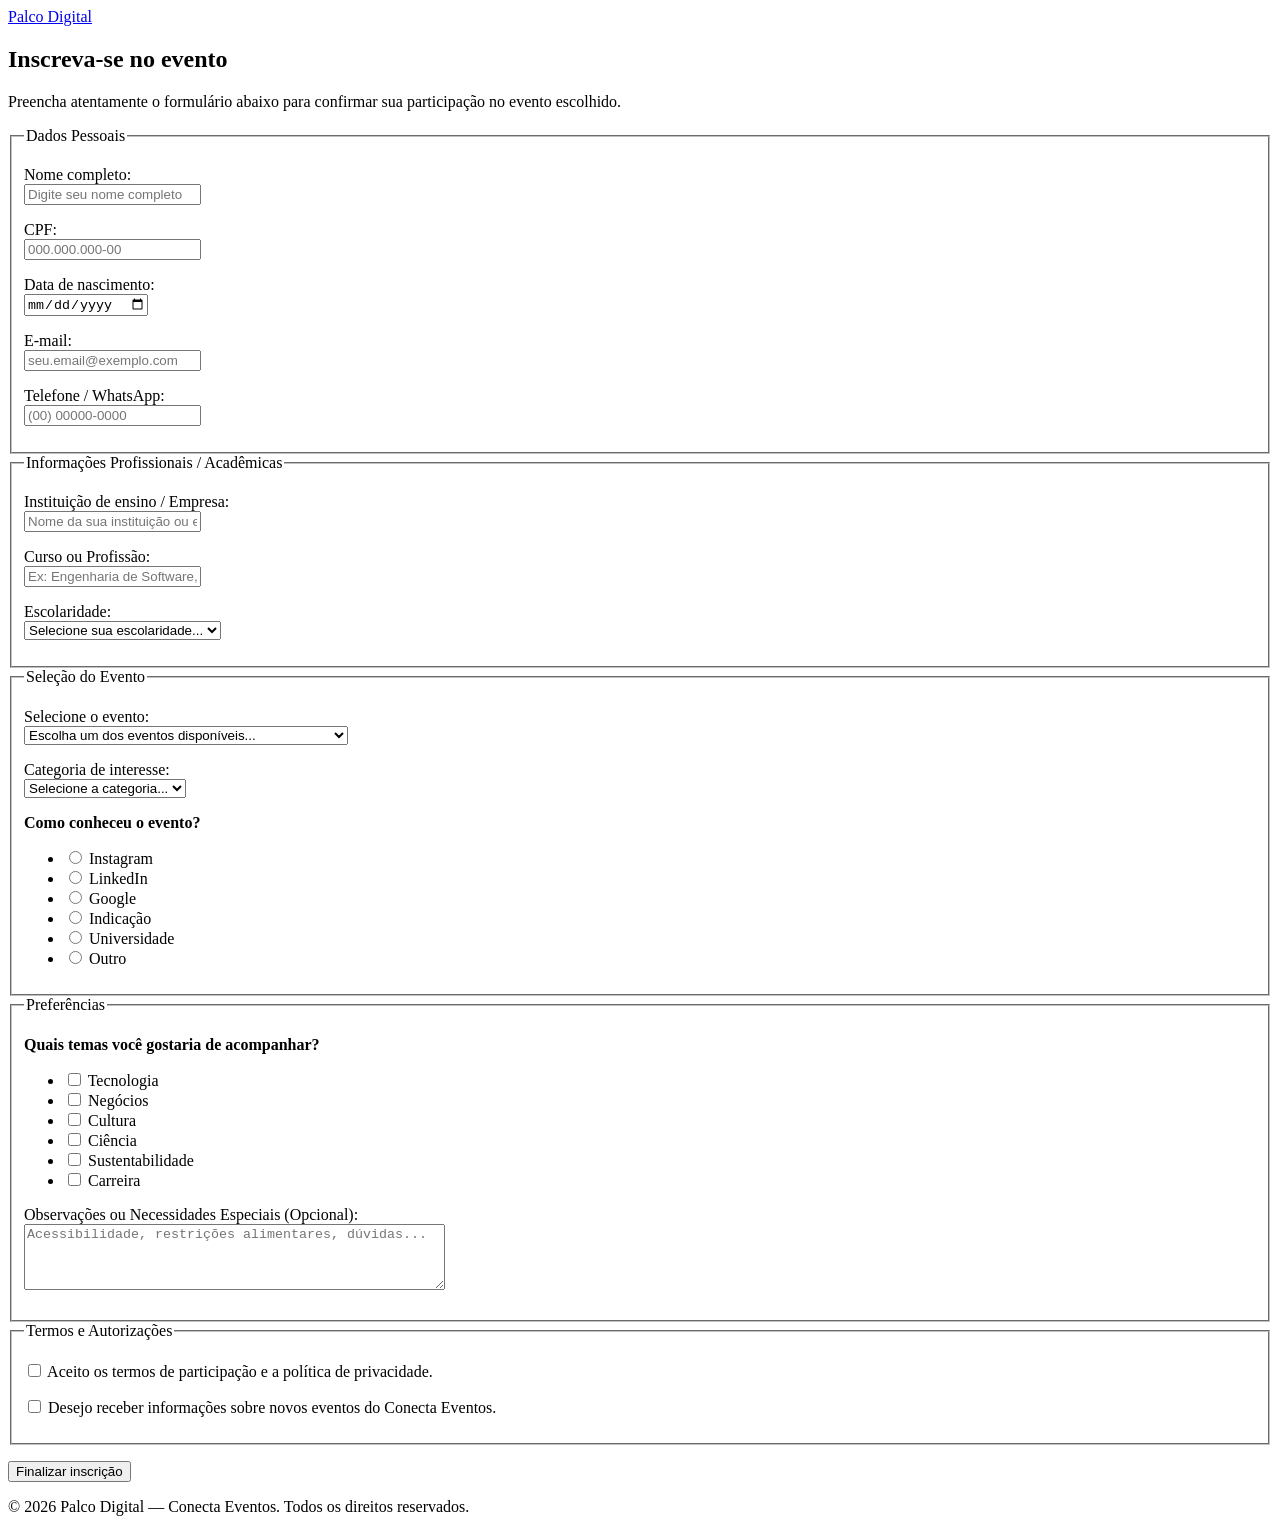
<file: mathias2.html>
<!DOCTYPE html>
<html lang="pt-BR">

<head>
    <meta charset="UTF-8">
    <meta name="viewport" content="width=device-width, initial-scale=1.0">
    <title>Inscrição - Palco Digital</title>
</head>

<body>

    <header>
        <a href="mathias.html">Palco Digital</a>
    </header>

    <main>
        <section id="inscricao">
            <h2>Inscreva-se no evento</h2>
            <p>Preencha atentamente o formulário abaixo para confirmar sua participação no evento escolhido.</p>

            <form action="#" method="POST">

                <fieldset>
                    <legend>Dados Pessoais</legend>

                    <p>
                        <label for="nome-completo">Nome completo:</label><br>
                        <input type="text" id="nome-completo" name="nome-completo"
                            placeholder="Digite seu nome completo" required>
                    </p>

                    <p>
                        <label for="cpf">CPF:</label><br>
                        <input type="text" id="cpf" name="cpf" placeholder="000.000.000-00" required>
                    </p>

                    <p>
                        <label for="data-nascimento">Data de nascimento:</label><br>
                        <input type="date" id="data-nascimento" name="data-nascimento" required>
                    </p>

                    <p>
                        <label for="email">E-mail:</label><br>
                        <input type="email" id="email" name="email" placeholder="seu.email@exemplo.com" required>
                    </p>

                    <p>
                        <label for="telefone">Telefone / WhatsApp:</label><br>
                        <input type="tel" id="telefone" name="telefone" placeholder="(00) 00000-0000" required>
                    </p>
                </fieldset>

                <fieldset>
                    <legend>Informações Profissionais / Acadêmicas</legend>

                    <p>
                        <label for="instituicao">Instituição de ensino / Empresa:</label><br>
                        <input type="text" id="instituicao" name="instituicao"
                            placeholder="Nome da sua instituição ou empresa">
                    </p>

                    <p>
                        <label for="curso-profissao">Curso ou Profissão:</label><br>
                        <input type="text" id="curso-profissao" name="curso-profissao"
                            placeholder="Ex: Engenharia de Software, Designer...">
                    </p>

                    <p>
                        <label for="escolaridade">Escolaridade:</label><br>
                        <select id="escolaridade" name="escolaridade" required>
                            <option value="" disabled selected>Selecione sua escolaridade...</option>
                            <option value="ensino-medio">Ensino médio</option>
                            <option value="graduacao">Graduação</option>
                            <option value="pos-graduacao">Pós-graduação</option>
                            <option value="mestrado">Mestrado</option>
                            <option value="doutorado">Doutorado</option>
                            <option value="profissional">Profissional</option>
                        </select>
                    </p>
                </fieldset>

                <fieldset>
                    <legend>Seleção do Evento</legend>

                    <p>
                        <label for="evento-selecionado">Selecione o evento:</label><br>
                        <select id="evento-selecionado" name="evento-selecionado" required>
                            <option value="" disabled selected>Escolha um dos eventos disponíveis...</option>
                            <option value="conecta-future">01 — Conecta Future 2026 (24/10/2026)</option>
                            <option value="jornada-academica">02 — Jornada Acadêmica 2026 (07/11/2026)</option>
                            <option value="festival-cultura">03 — Festival Conecta Cultura (14/11/2026)</option>
                            <option value="carreira-foco">04 — Workshop Carreira em Foco (21/11/2026)</option>
                            <option value="semana-sustentabilidade">05 — Semana da Sustentabilidade (28/11/2026)
                            </option>
                            <option value="empretech">06 — Empretech (05/12/2026)</option>
                            <option value="feira-ciencia">07 — Feira de Ciência e Tecnologia (12/12/2026)</option>
                            <option value="criatividade-digital">08 — Encontro de Criatividade Digital (19/12/2026)
                            </option>
                        </select>
                    </p>

                    <p>
                        <label for="categoria-interesse">Categoria de interesse:</label><br>
                        <select id="categoria-interesse" name="categoria-interesse" required>
                            <option value="" disabled selected>Selecione a categoria...</option>
                            <option value="tecnologia">Tecnologia</option>
                            <option value="academico">Acadêmico</option>
                            <option value="cultura">Cultura</option>
                            <option value="profissional">Profissional</option>
                            <option value="sustentabilidade">Sustentabilidade</option>
                            <option value="empreendedorismo">Empreendedorismo</option>
                        </select>
                    </p>

                    <p><strong>Como conheceu o evento?</strong></p>
                    <ul>
                        <li>
                            <label>
                                <input type="radio" name="como-conheceu" value="instagram" required>
                                Instagram
                            </label>
                        </li>
                        <li>
                            <label>
                                <input type="radio" name="como-conheceu" value="linkedin">
                                LinkedIn
                            </label>
                        </li>
                        <li>
                            <label>
                                <input type="radio" name="como-conheceu" value="google">
                                Google
                            </label>
                        </li>
                        <li>
                            <label>
                                <input type="radio" name="como-conheceu" value="indicacao">
                                Indicação
                            </label>
                        </li>
                        <li>
                            <label>
                                <input type="radio" name="como-conheceu" value="universidade">
                                Universidade
                            </label>
                        </li>
                        <li>
                            <label>
                                <input type="radio" name="como-conheceu" value="outro">
                                Outro
                            </label>
                        </li>
                    </ul>
                </fieldset>

                <fieldset>
                    <legend>Preferências</legend>

                    <p><strong>Quais temas você gostaria de acompanhar?</strong></p>
                    <ul>
                        <li>
                            <label>
                                <input type="checkbox" name="temas[]" value="tecnologia">
                                Tecnologia
                            </label>
                        </li>
                        <li>
                            <label>
                                <input type="checkbox" name="temas[]" value="negocios">
                                Negócios
                            </label>
                        </li>
                        <li>
                            <label>
                                <input type="checkbox" name="temas[]" value="cultura">
                                Cultura
                            </label>
                        </li>
                        <li>
                            <label>
                                <input type="checkbox" name="temas[]" value="ciencia">
                                Ciência
                            </label>
                        </li>
                        <li>
                            <label>
                                <input type="checkbox" name="temas[]" value="sustentabilidade">
                                Sustentabilidade
                            </label>
                        </li>
                        <li>
                            <label>
                                <input type="checkbox" name="temas[]" value="carreira">
                                Carreira
                            </label>
                        </li>
                    </ul>

                    <p>
                        <label for="observacoes">Observações ou Necessidades Especiais (Opcional):</label><br>
                        <textarea id="observacoes" name="observacoes" rows="4" cols="50"
                            placeholder="Acessibilidade, restrições alimentares, dúvidas..."></textarea>
                    </p>
                </fieldset>

                <fieldset>
                    <legend>Termos e Autorizações</legend>

                    <p>
                        <label>
                            <input type="checkbox" name="aceite-termos" required>
                            Aceito os termos de participação e a política de privacidade.
                        </label>
                    </p>

                    <p>
                        <label>
                            <input type="checkbox" name="receber-novidades">
                            Desejo receber informações sobre novos eventos do Conecta Eventos.
                        </label>
                    </p>
                </fieldset>

                <p>
                    <button type="submit">Finalizar inscrição</button>
                </p>

            </form>
        </section>
    </main>

    <footer>
        <p>&copy; 2026 Palco Digital — Conecta Eventos. Todos os direitos reservados.</p>
    </footer>

</body>

</html>
</file>
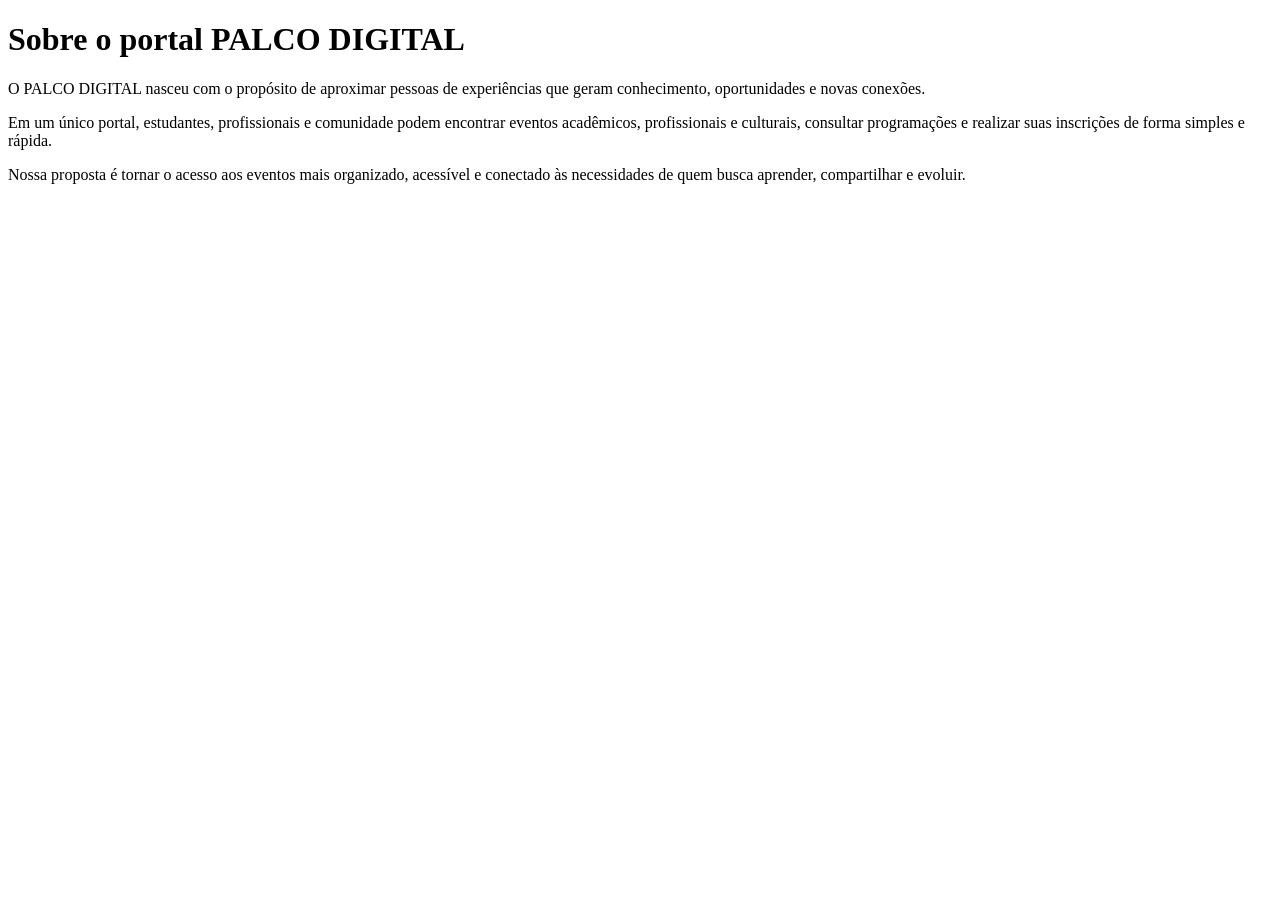
<file: sobre/sobre.html>
<!DOCTYPE html>
<html lang="pt-br">
<head>
    <meta charset="UTF-8">
    <meta name="viewport" content="width=device-width, initial-scale=1.0">
    <title>Sobre</title>
</head>
<body>
    <header>
        <h1>Sobre o portal PALCO DIGITAL</h1>
    </header>
    <main>
        <p>O PALCO DIGITAL nasceu com o propósito de aproximar pessoas de experiências que geram conhecimento, oportunidades e novas conexões.</p>
        <p>Em um único portal, estudantes, profissionais e comunidade podem encontrar eventos acadêmicos, profissionais e culturais, consultar programações e realizar suas inscrições de forma simples e rápida.</p>
        <p>Nossa proposta é tornar o acesso aos eventos mais organizado, acessível e conectado às necessidades de quem busca aprender, compartilhar e evoluir.</p>
    </main>
</body>
</html>
</file>
<file: style.css>
:root {
  --azul-principal: #2563eb;
  --azul-escuro: #1e3a8a;
  --laranja: #f97316;
  --laranja-claro: #fdba74;
  --branco: #ffffff;
  --cinza-fundo: #f1f5f9;
  --cinza-texto: #64748b;
  --preto-azul-texto: #0f172a;
  --fonte-titulo: "Poppins", Arial, sans-serif;
  --fonte-texto: "Inter", Arial, sans-serif;
}

* {
  box-sizing: border-box;
}

html {
  scroll-behavior: smooth;
  scroll-padding-top: 90px;
}

body {
  margin: 0;
  min-width: 320px;
  background-color: var(--branco);
  color: var(--preto-azul-texto);
  font-family: var(--fonte-texto);
  line-height: 1.6;
}

img {
  display: block;
  max-width: 100%;
}

a {
  color: var(--azul-principal);
}

h1,
h2,
h3,
p {
  margin-top: 0;
}

.container {
  width: min(1120px, calc(100% - 32px));
  margin: 0 auto;
}

.pular-conteudo {
  position: absolute;
  top: -50px;
  left: 16px;
  z-index: 200;
  padding: 10px 16px;
  background-color: var(--laranja);
  color: var(--branco);
  text-decoration: none;
}

.pular-conteudo:focus {
  top: 10px;
}

/* Cabeçalho */
.cabecalho {
  position: sticky;
  top: 0;
  z-index: 100;
  background-color: var(--branco);
  border-bottom: 1px solid #dbe3ee;
  box-shadow: 0 2px 10px rgba(15, 23, 42, 0.08);
}

.cabecalho__conteudo {
  width: min(1200px, calc(100% - 32px));
  min-height: 80px;
  margin: 0 auto;
  display: flex;
  align-items: center;
  justify-content: space-between;
  gap: 24px;
}

.cabecalho__logo {
  display: flex;
  align-items: center;
  gap: 8px;
  color: var(--azul-escuro);
  font-family: var(--fonte-titulo);
  font-size: 1.2rem;
  font-weight: 700;
  text-decoration: none;
  white-space: nowrap;
}

.cabecalho__logo-imagem {
  width: 62px;
  height: auto;
}

.cabecalho__logo-destaque,
.rodape-logo span {
  color: var(--laranja);
}

.cabecalho__navegacao {
  min-width: 0;
}

.cabecalho__menu {
  display: flex;
  align-items: center;
  gap: 18px;
  margin: 0;
  padding: 0;
  list-style: none;
}

.cabecalho__menu a {
  display: block;
  padding: 10px 0;
  color: var(--preto-azul-texto);
  font-size: 0.82rem;
  font-weight: 600;
  text-decoration: none;
  white-space: nowrap;
}

.cabecalho__menu a:hover {
  color: var(--laranja);
}

/* Partes gerais */
.secao {
  padding: 70px 0;
}

.secao-clara {
  background-color: var(--cinza-fundo);
}

.titulo-secao {
  margin-bottom: 28px;
}

.titulo-secao p {
  margin-bottom: 4px;
  color: var(--laranja);
  font-weight: 700;
  text-transform: uppercase;
}

.titulo-secao h2 {
  margin-bottom: 8px;
  color: var(--azul-escuro);
  font-family: var(--fonte-titulo);
  font-size: 2rem;
  line-height: 1.25;
}

.titulo-secao span {
  color: var(--cinza-texto);
}

.titulo-centralizado {
  text-align: center;
}

.botao {
  display: inline-block;
  padding: 12px 22px;
  border: 0;
  border-radius: 6px;
  font: inherit;
  font-weight: 700;
  text-align: center;
  text-decoration: none;
  cursor: pointer;
}

.botao-laranja {
  background-color: var(--laranja);
  color: var(--branco);
}

.botao-laranja:hover {
  background-color: #d95f0b;
}

.etiqueta {
  display: inline-block;
  margin-bottom: 8px;
  color: var(--laranja);
  font-size: 0.82rem;
  font-weight: 700;
  text-transform: uppercase;
}

/* Banner */
.hero-section {
  min-height: 560px;
  display: flex;
  align-items: center;
  background-image:
    linear-gradient(rgba(15, 23, 42, 0.88), rgba(15, 23, 42, 0.62)),
    url("assets/images/hero.jpeg");
  background-position: center;
  background-size: cover;
  color: var(--branco);
}

.hero-content {
  max-width: 1120px;
}

.hero-content h1 {
  max-width: 720px;
  margin-bottom: 18px;
  font-family: var(--fonte-titulo);
  font-size: 3.2rem;
  line-height: 1.15;
}

.hero-content > p:not(.hero-tag) {
  max-width: 620px;
  margin-bottom: 28px;
  font-size: 1.15rem;
}

.hero-tag {
  margin-bottom: 8px;
  color: var(--laranja-claro);
  font-weight: 700;
  text-transform: uppercase;
}

/* Evento principal */
.evento-destaque {
  display: grid;
  grid-template-columns: 1fr 1fr;
  overflow: hidden;
  background-color: var(--branco);
  border: 1px solid #dbe3ee;
  border-radius: 10px;
  box-shadow: 0 8px 24px rgba(15, 23, 42, 0.08);
}

.evento-destaque > img {
  width: 100%;
  height: 100%;
  min-height: 430px;
  object-fit: cover;
}

.evento-destaque__conteudo {
  padding: 36px;
}

.evento-destaque__conteudo h3 {
  color: var(--azul-escuro);
  font-family: var(--fonte-titulo);
  font-size: 1.65rem;
  line-height: 1.3;
}

.lista-informacoes {
  margin: 0 0 20px;
  padding: 0;
  list-style: none;
}

.lista-informacoes li {
  padding: 10px 0;
  border-bottom: 1px solid #e2e8f0;
}

/* Lista de eventos */
.eventos-grid {
  display: grid;
  grid-template-columns: repeat(3, 1fr);
  gap: 22px;
}

.evento-card {
  overflow: hidden;
  background-color: var(--branco);
  border: 1px solid #dbe3ee;
  border-radius: 8px;
}

.evento-card > img {
  width: 100%;
  height: 190px;
  object-fit: cover;
}

.evento-card__conteudo {
  padding: 20px;
}

.evento-card h3 {
  min-height: 54px;
  margin-bottom: 12px;
  color: var(--azul-escuro);
  font-family: var(--fonte-titulo);
  font-size: 1.1rem;
  line-height: 1.35;
}

.evento-card p {
  color: var(--cinza-texto);
  font-size: 0.92rem;
}

.evento-card .evento-meta {
  margin-bottom: 4px;
  color: var(--preto-azul-texto);
}

.evento-card a {
  font-weight: 700;
}

/* Categorias */
.categorias-grid {
  display: grid;
  grid-template-columns: repeat(5, 1fr);
  gap: 16px;
}

.categoria-card {
  padding: 24px 18px;
  background-color: var(--branco);
  border: 1px solid #dbe3ee;
  border-top: 4px solid var(--azul-principal);
  border-radius: 8px;
}

.categoria-card > span,
.beneficio-card > span {
  display: block;
  margin-bottom: 10px;
  font-size: 2rem;
}

.categoria-card h3,
.beneficio-card h3 {
  margin-bottom: 8px;
  color: var(--azul-escuro);
  font-family: var(--fonte-titulo);
  font-size: 1rem;
}

.categoria-card p,
.beneficio-card p {
  margin-bottom: 0;
  color: var(--cinza-texto);
  font-size: 0.9rem;
}

/* Programação */
.secao-azul {
  background-color: var(--azul-escuro);
}

.titulo-secao-claro h2,
.titulo-secao-claro span {
  color: var(--branco);
}

.tabela-programacao {
  overflow-x: auto;
  background-color: var(--branco);
  border-radius: 8px;
}

table {
  width: 100%;
  min-width: 650px;
  border-collapse: collapse;
}

th,
td {
  padding: 16px;
  border-bottom: 1px solid #dbe3ee;
  text-align: left;
}

th {
  background-color: var(--azul-principal);
  color: var(--branco);
}

tbody tr:last-child td {
  border-bottom: 0;
}

/* Benefícios */
.beneficios-grid {
  display: grid;
  grid-template-columns: repeat(4, 1fr);
  gap: 20px;
}

.beneficio-card {
  padding: 26px;
  text-align: center;
  background-color: var(--cinza-fundo);
  border-radius: 8px;
}

/* Formulário */
.formulario-container {
  display: grid;
  grid-template-columns: 0.8fr 1.2fr;
  gap: 50px;
  align-items: start;
}

.formulario-texto {
  padding-top: 16px;
}

.lista-check {
  margin: 20px 0 0;
  padding: 0;
  list-style: none;
}

.lista-check li {
  margin-bottom: 10px;
}

.lista-check li::before {
  content: "✓";
  margin-right: 10px;
  color: var(--laranja);
  font-weight: 700;
}

.formulario {
  display: grid;
  grid-template-columns: 1fr 1fr;
  gap: 18px;
  padding: 30px;
  background-color: var(--branco);
  border: 1px solid #dbe3ee;
  border-radius: 8px;
}

.campo {
  display: flex;
  flex-direction: column;
  gap: 6px;
}

.campo-largo {
  grid-column: 1 / -1;
}

.campo label,
.campo legend {
  color: var(--azul-escuro);
  font-weight: 700;
}

input,
select,
textarea {
  width: 100%;
  padding: 11px 12px;
  border: 1px solid #b8c3d3;
  border-radius: 5px;
  background-color: var(--branco);
  color: var(--preto-azul-texto);
  font: inherit;
}

textarea {
  resize: vertical;
}

.grupo-opcoes {
  margin: 0;
  padding: 12px;
  border: 1px solid #dbe3ee;
}

.grupo-opcoes label {
  display: inline-flex;
  align-items: center;
  gap: 6px;
  margin-right: 20px;
  color: var(--preto-azul-texto);
  font-weight: 400;
}

.grupo-opcoes input,
.aceite input {
  width: auto;
}

.aceite {
  display: flex;
  align-items: flex-start;
  gap: 8px;
}

/* Sobre */
.sobre-grid {
  display: grid;
  grid-template-columns: 1fr 1fr;
  gap: 48px;
  align-items: center;
}

.sobre-imagem {
  width: 100%;
  min-height: 380px;
  object-fit: cover;
  border-radius: 10px;
}

.sobre-conteudo h3 {
  color: var(--azul-escuro);
  font-family: var(--fonte-titulo);
}

/* Rodapé */
.rodape {
  padding-top: 50px;
  background-color: var(--preto-azul-texto);
  color: #cbd5e1;
}

.rodape-grid {
  display: grid;
  grid-template-columns: 1.4fr 1fr 1.2fr 1fr;
  gap: 32px;
}

.rodape-logo {
  display: inline-block;
  margin-bottom: 12px;
  color: var(--branco);
  font-family: var(--fonte-titulo);
  font-size: 1.35rem;
  font-weight: 700;
  text-decoration: none;
}

.rodape h2 {
  margin-bottom: 12px;
  color: var(--branco);
  font-family: var(--fonte-titulo);
  font-size: 1rem;
}

.rodape ul {
  margin: 0;
  padding: 0;
  list-style: none;
}

.rodape li {
  margin-bottom: 8px;
}

.rodape a {
  color: #cbd5e1;
}

.rodape a:hover {
  color: var(--laranja-claro);
}

.rodape-copyright {
  margin: 40px 0 0;
  padding: 18px 16px;
  border-top: 1px solid #334155;
  text-align: center;
  font-size: 0.85rem;
}

/* Acessibilidade */
a:focus-visible,
button:focus-visible,
input:focus-visible,
select:focus-visible,
textarea:focus-visible {
  outline: 3px solid var(--laranja-claro);
  outline-offset: 3px;
}

/* Tablet */
@media (max-width: 1050px) {
  .cabecalho__conteudo {
    padding: 12px 0 8px;
    flex-direction: column;
    align-items: flex-start;
    gap: 4px;
  }

  .cabecalho__navegacao {
    width: 100%;
    overflow-x: auto;
  }

  .cabecalho__menu {
    width: max-content;
    padding-bottom: 5px;
  }

  .eventos-grid {
    grid-template-columns: repeat(2, 1fr);
  }

  .categorias-grid {
    grid-template-columns: repeat(3, 1fr);
  }

  .beneficios-grid {
    grid-template-columns: repeat(2, 1fr);
  }
}

/* Celular */
@media (max-width: 700px) {
  html {
    scroll-padding-top: 130px;
  }

  .secao {
    padding: 52px 0;
  }

  .hero-section {
    min-height: 500px;
  }

  .hero-content h1 {
    font-size: 2.2rem;
  }

  .titulo-secao h2 {
    font-size: 1.65rem;
  }

  .evento-destaque,
  .formulario-container,
  .sobre-grid {
    grid-template-columns: 1fr;
  }

  .evento-destaque > img {
    min-height: 260px;
  }

  .evento-destaque__conteudo {
    padding: 24px;
  }

  .eventos-grid,
  .categorias-grid,
  .beneficios-grid,
  .formulario,
  .rodape-grid {
    grid-template-columns: 1fr;
  }

  .evento-card h3 {
    min-height: 0;
  }

  .formulario-container {
    gap: 24px;
  }

  .formulario {
    padding: 22px;
  }

  .campo-largo {
    grid-column: auto;
  }

  .sobre-imagem {
    min-height: 260px;
  }
}

@media (prefers-reduced-motion: reduce) {
  html {
    scroll-behavior: auto;
  }
}
</file>
